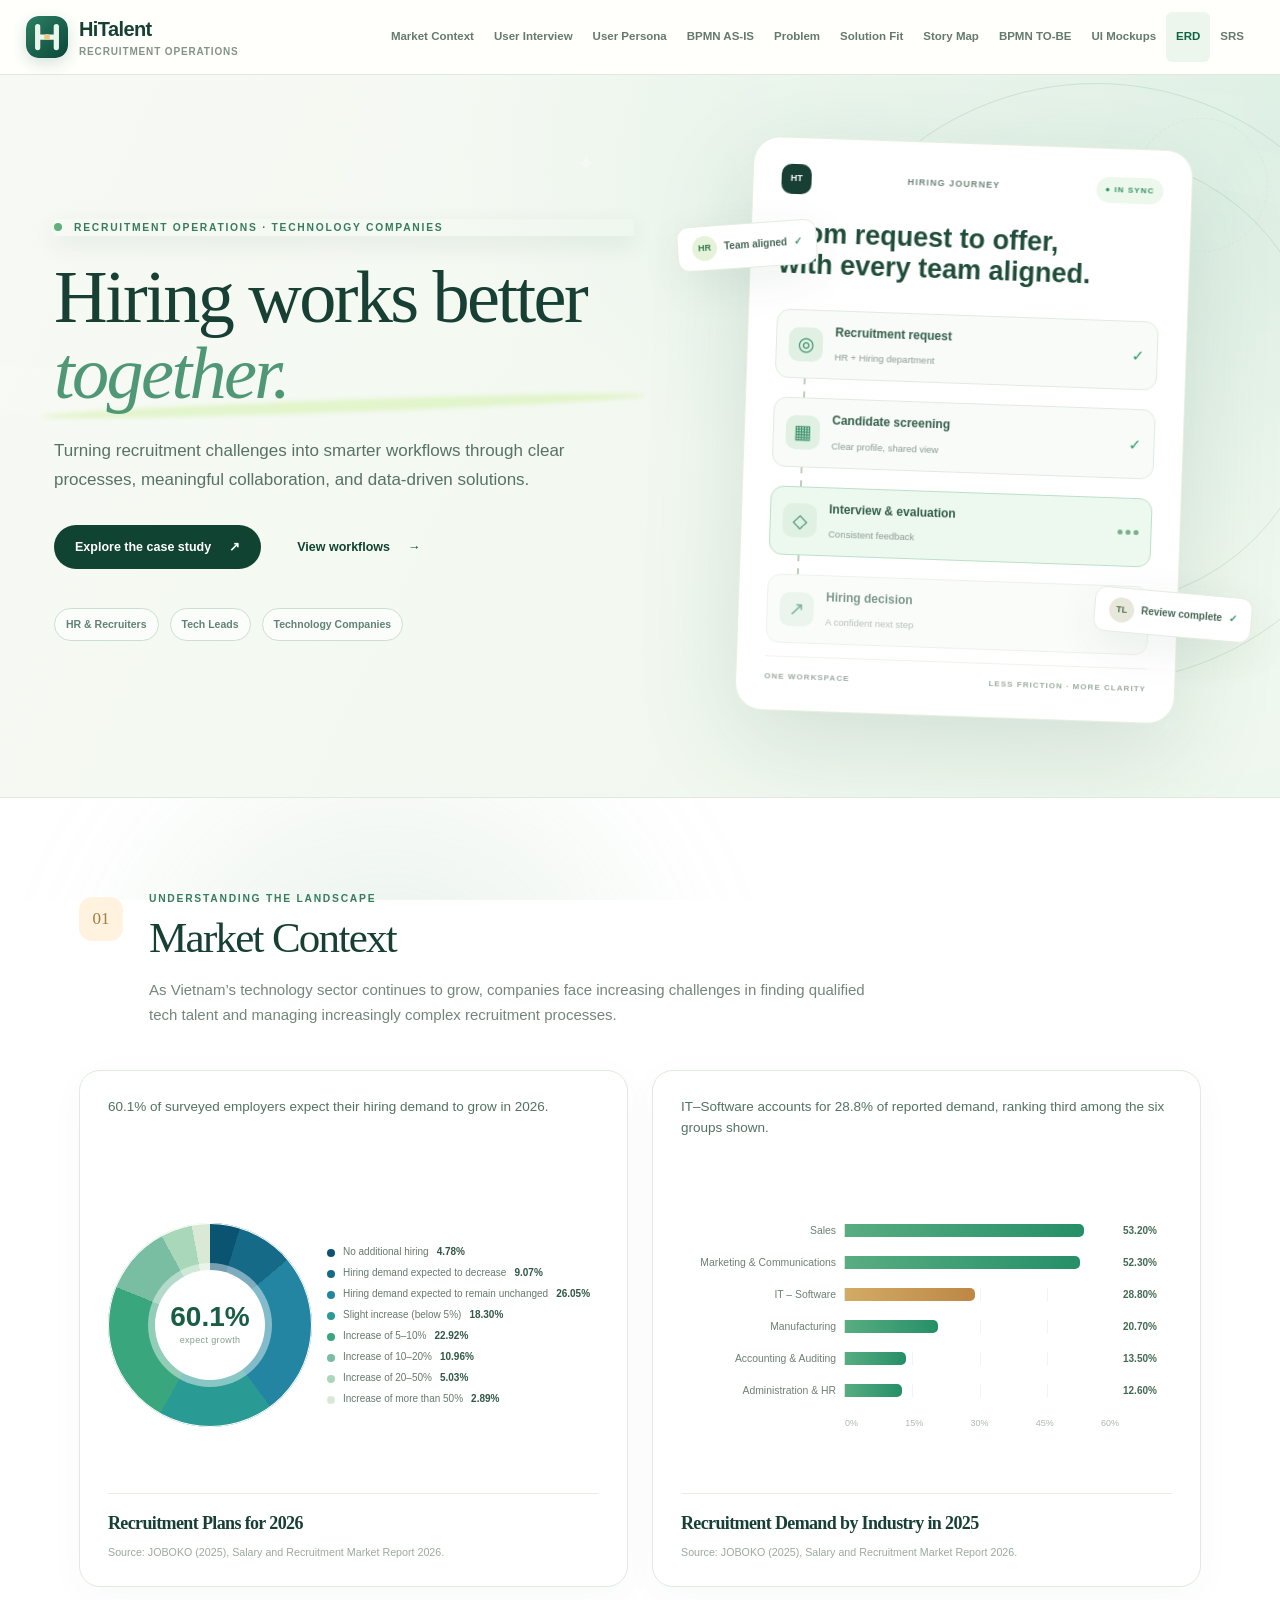
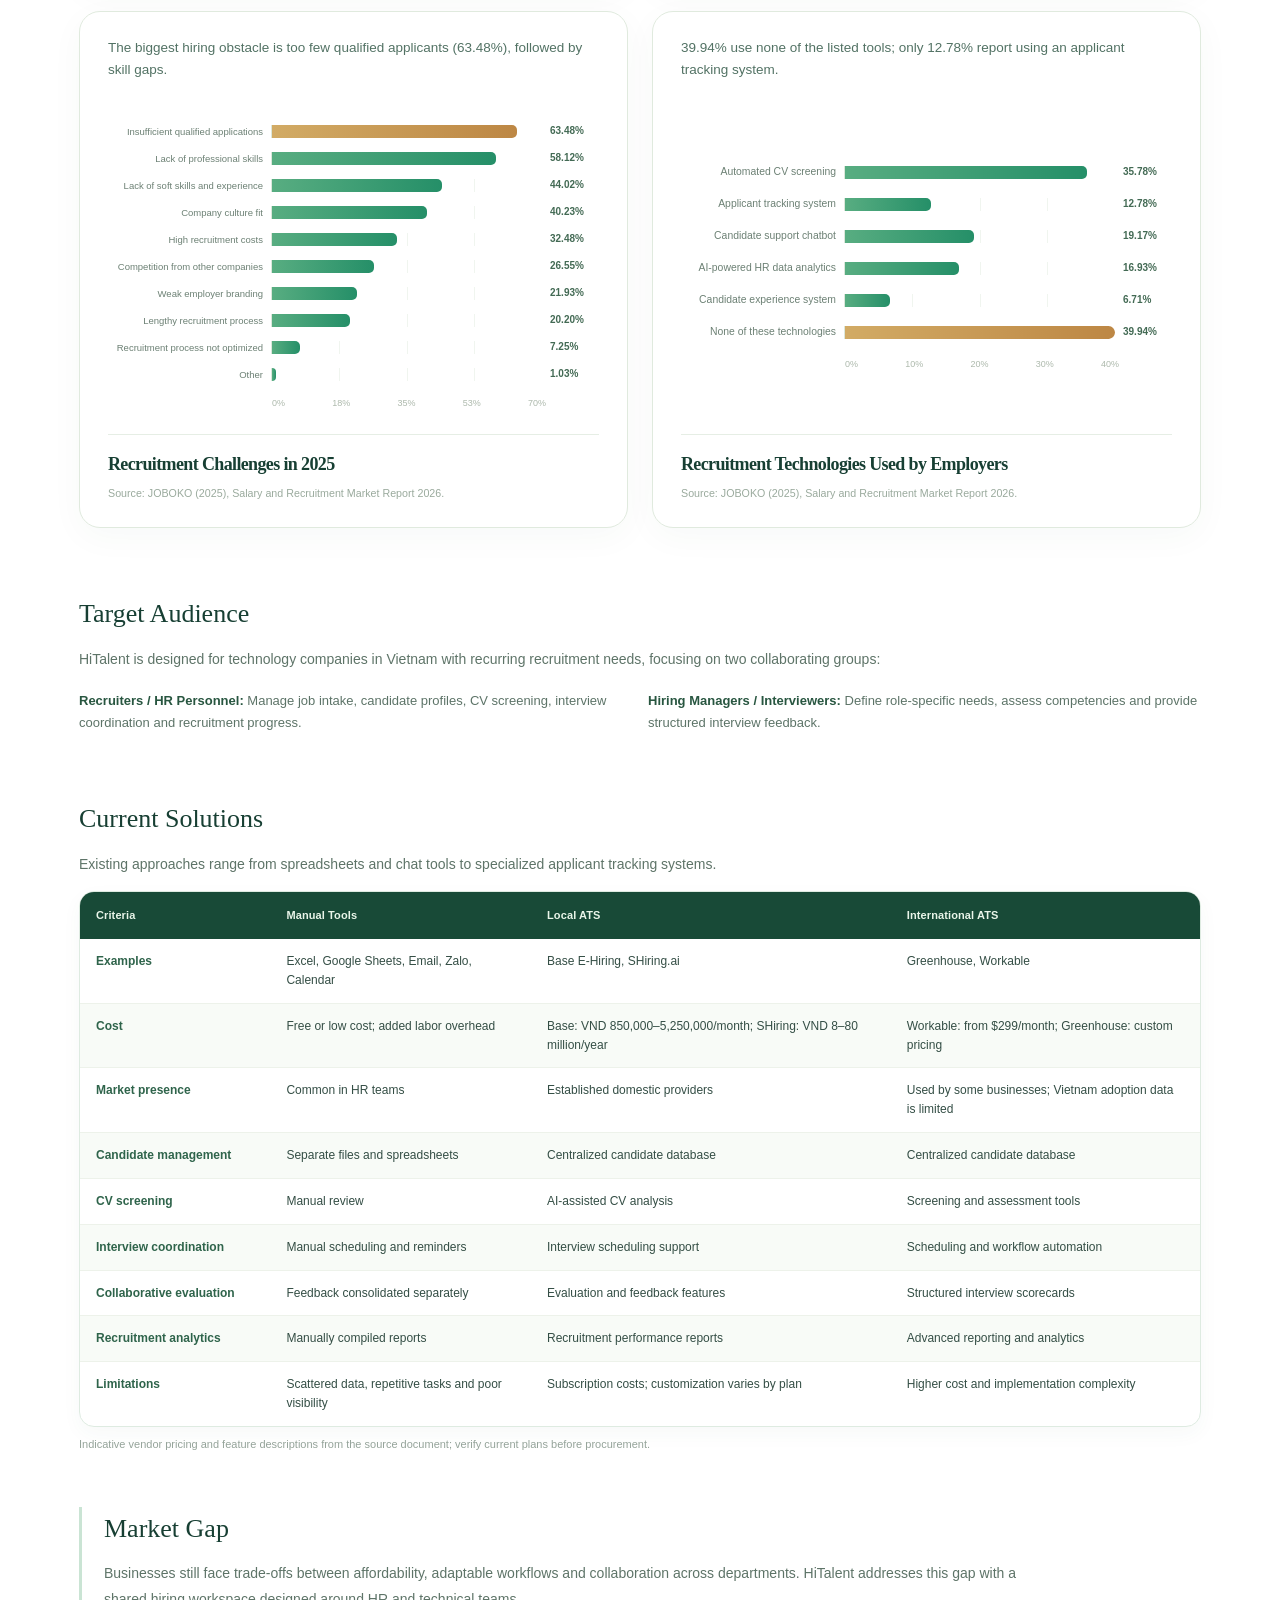
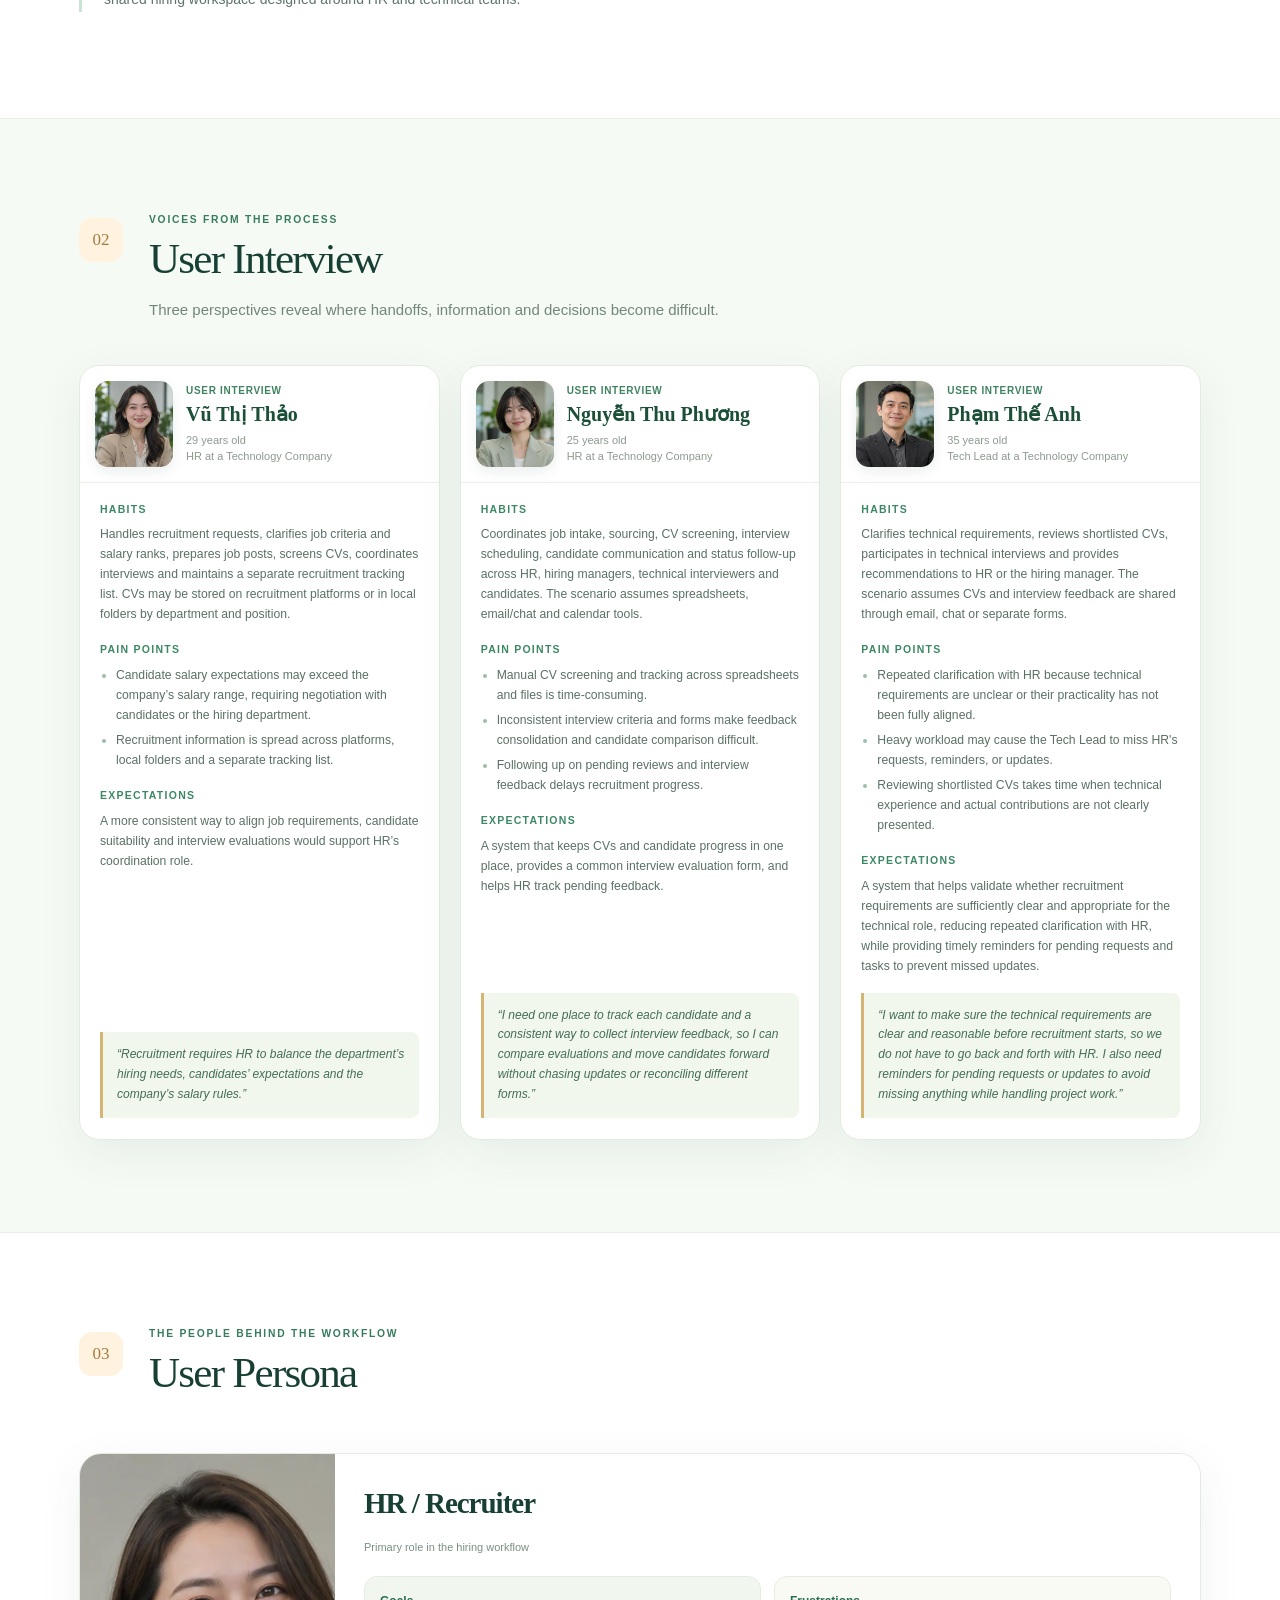
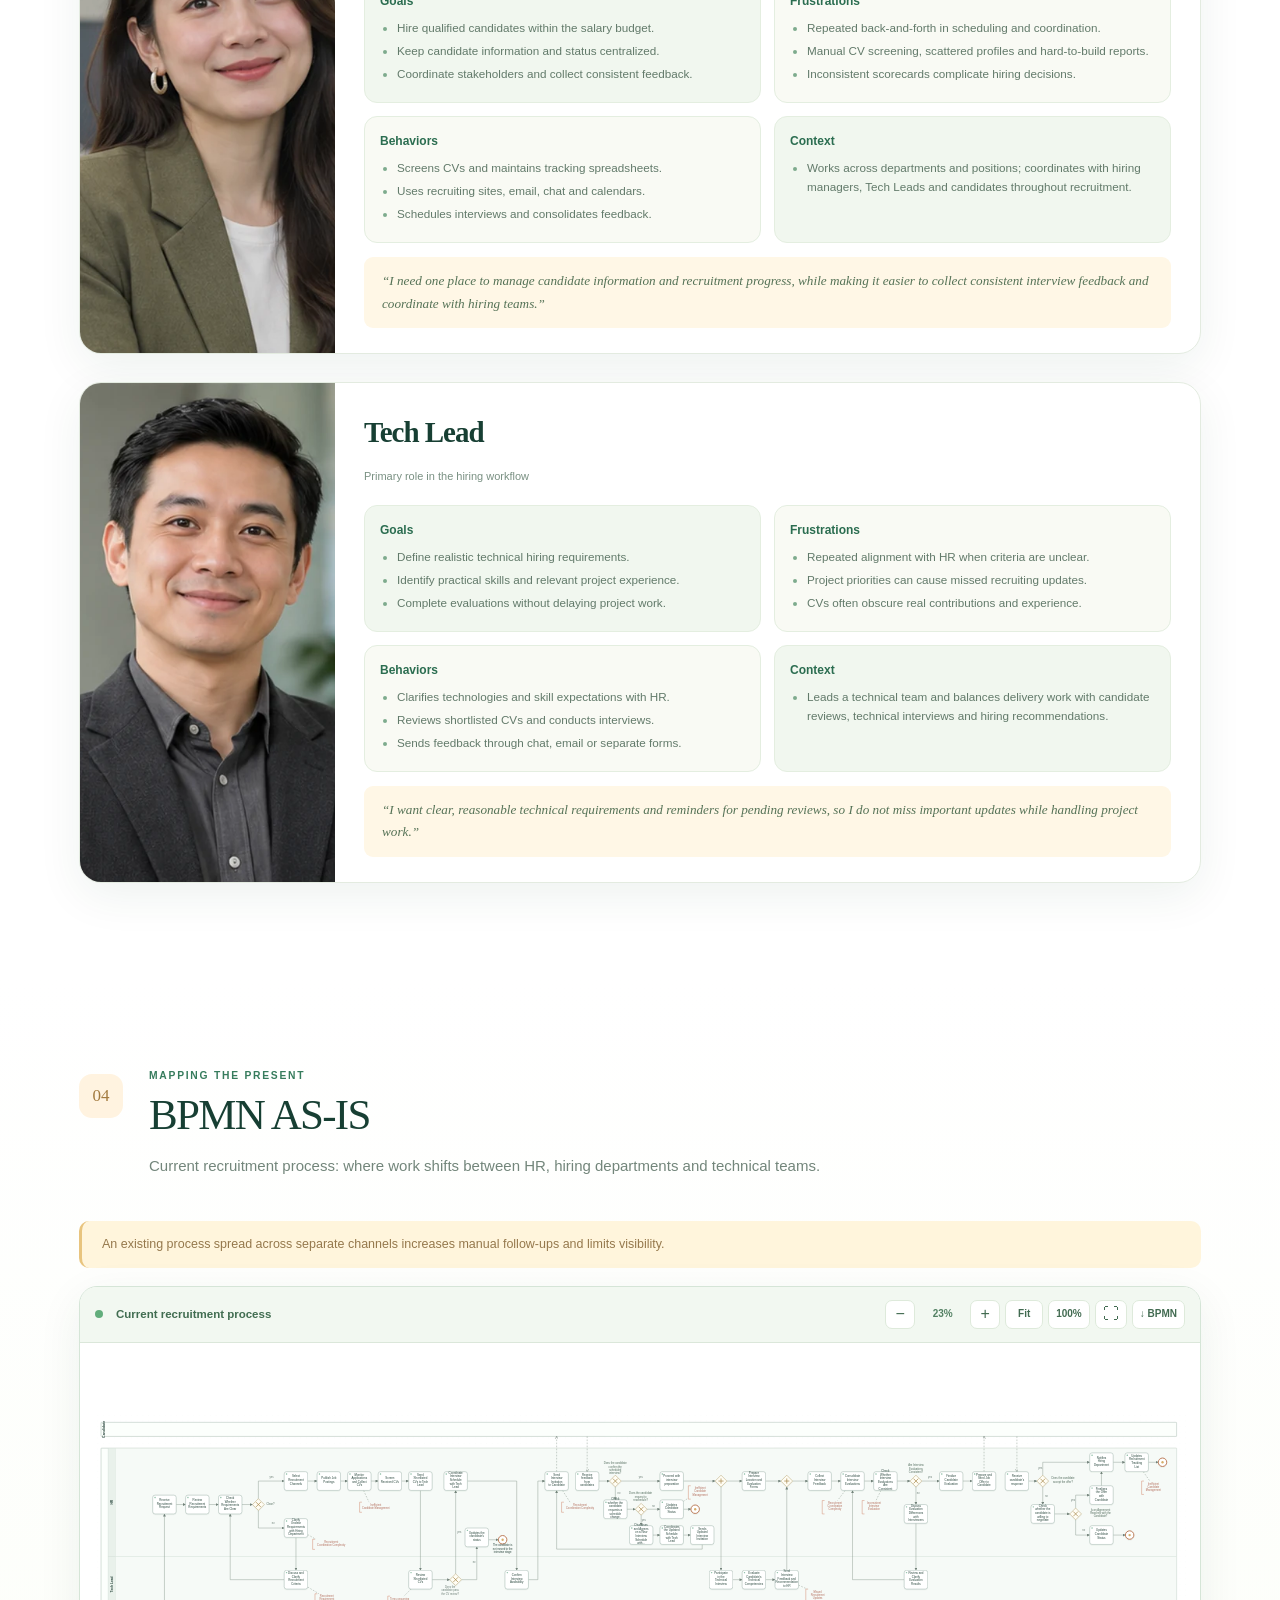
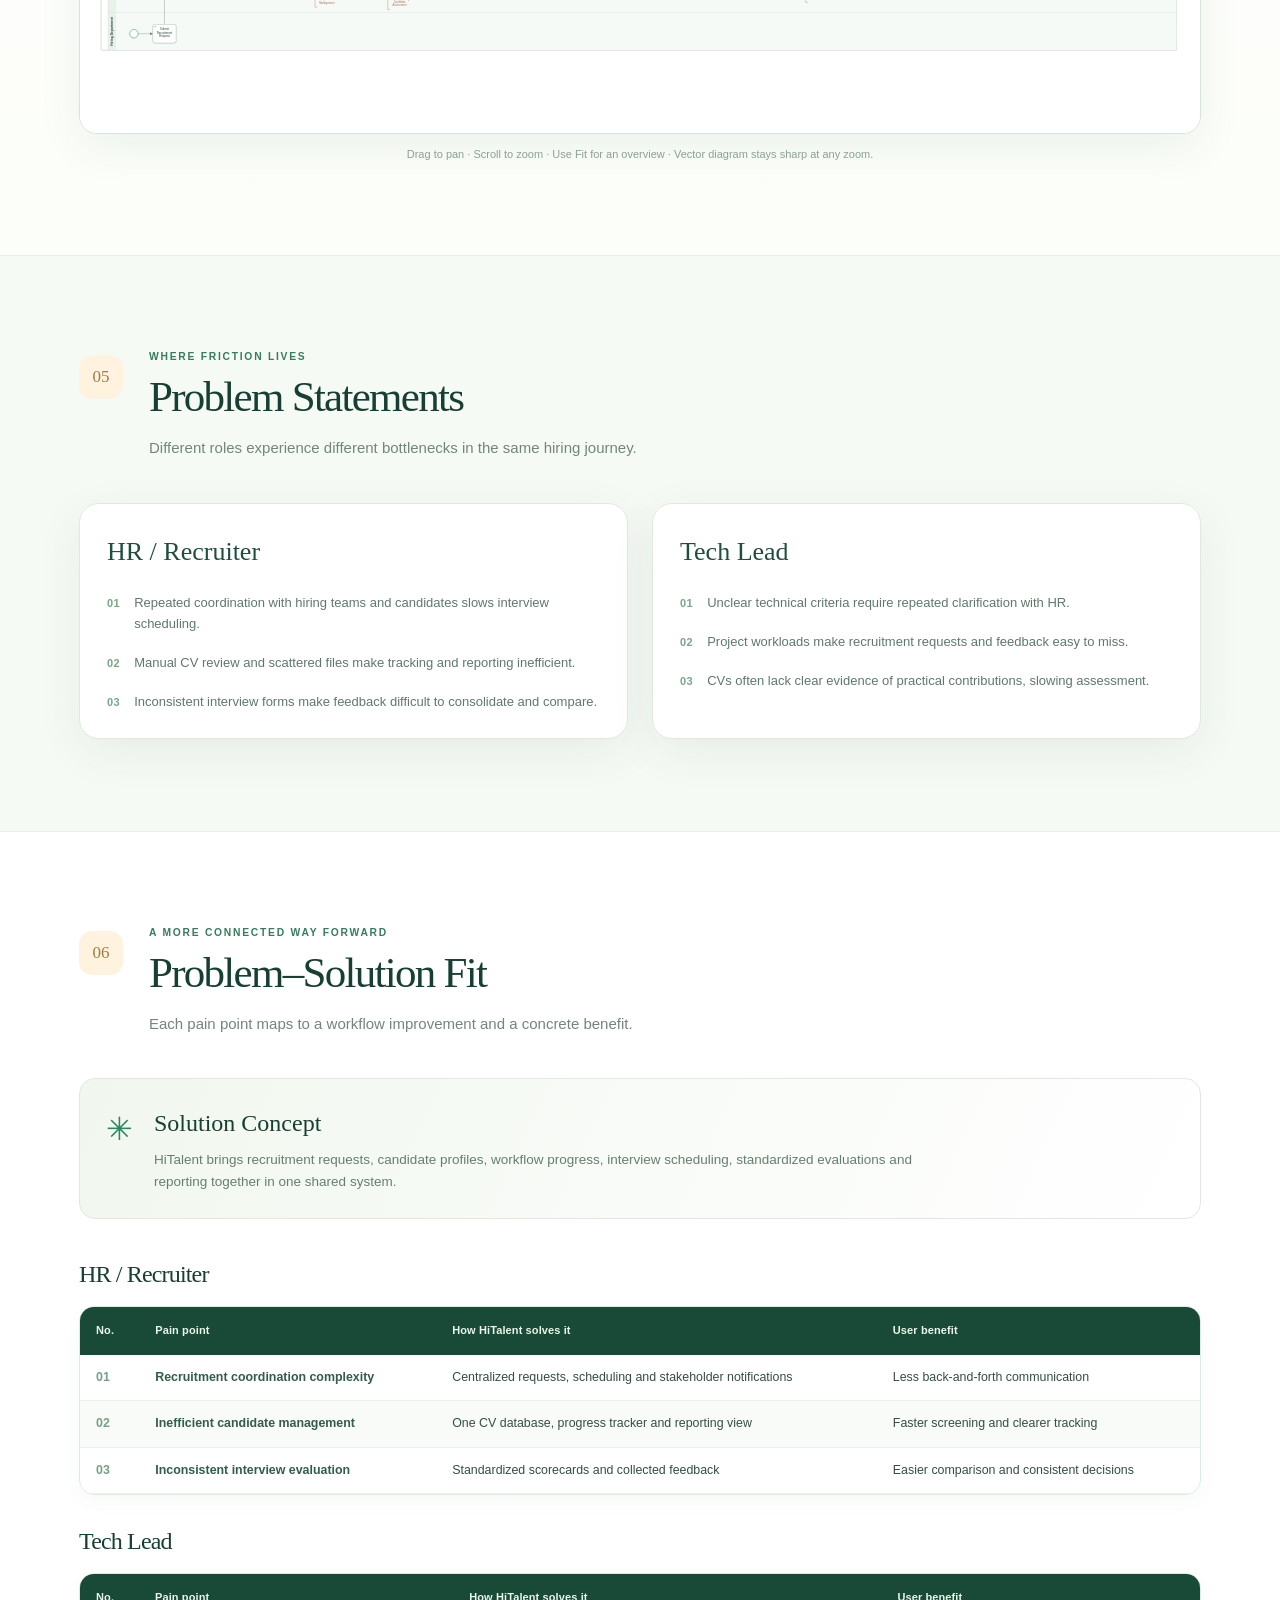
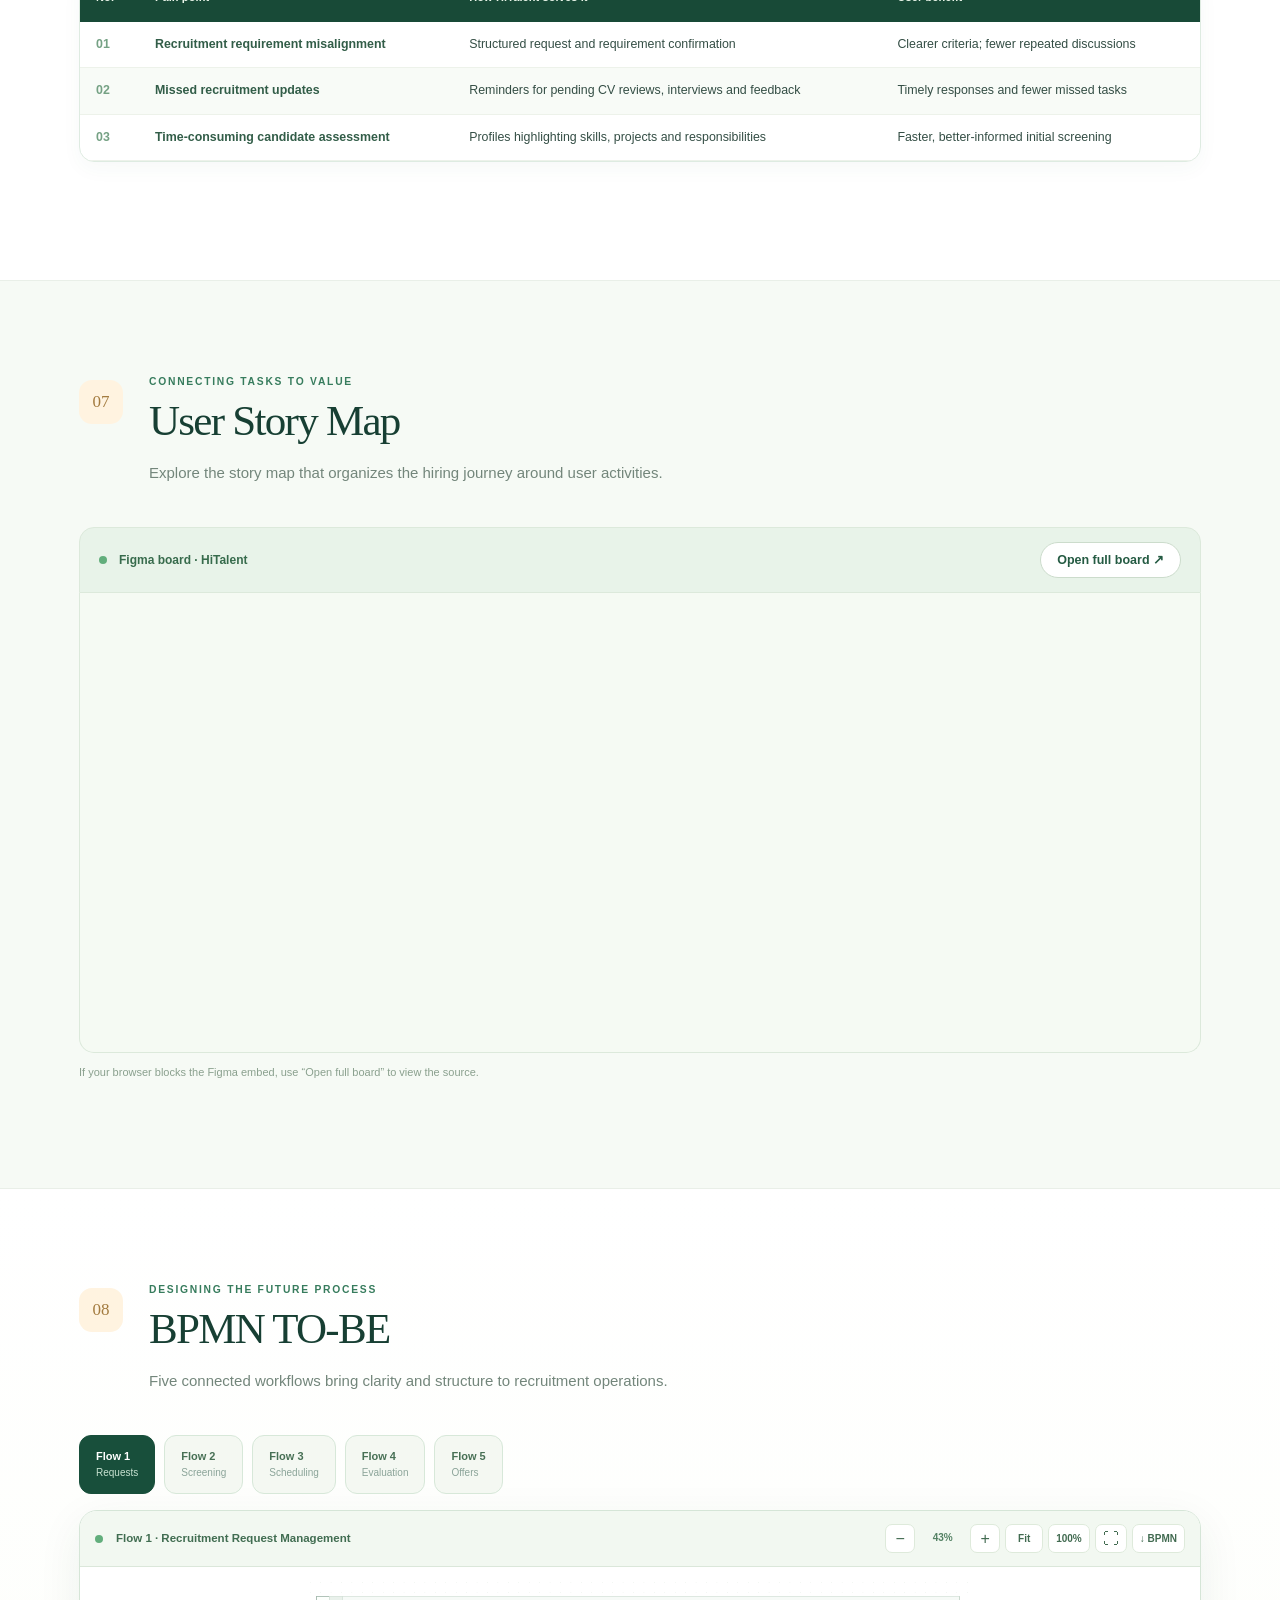
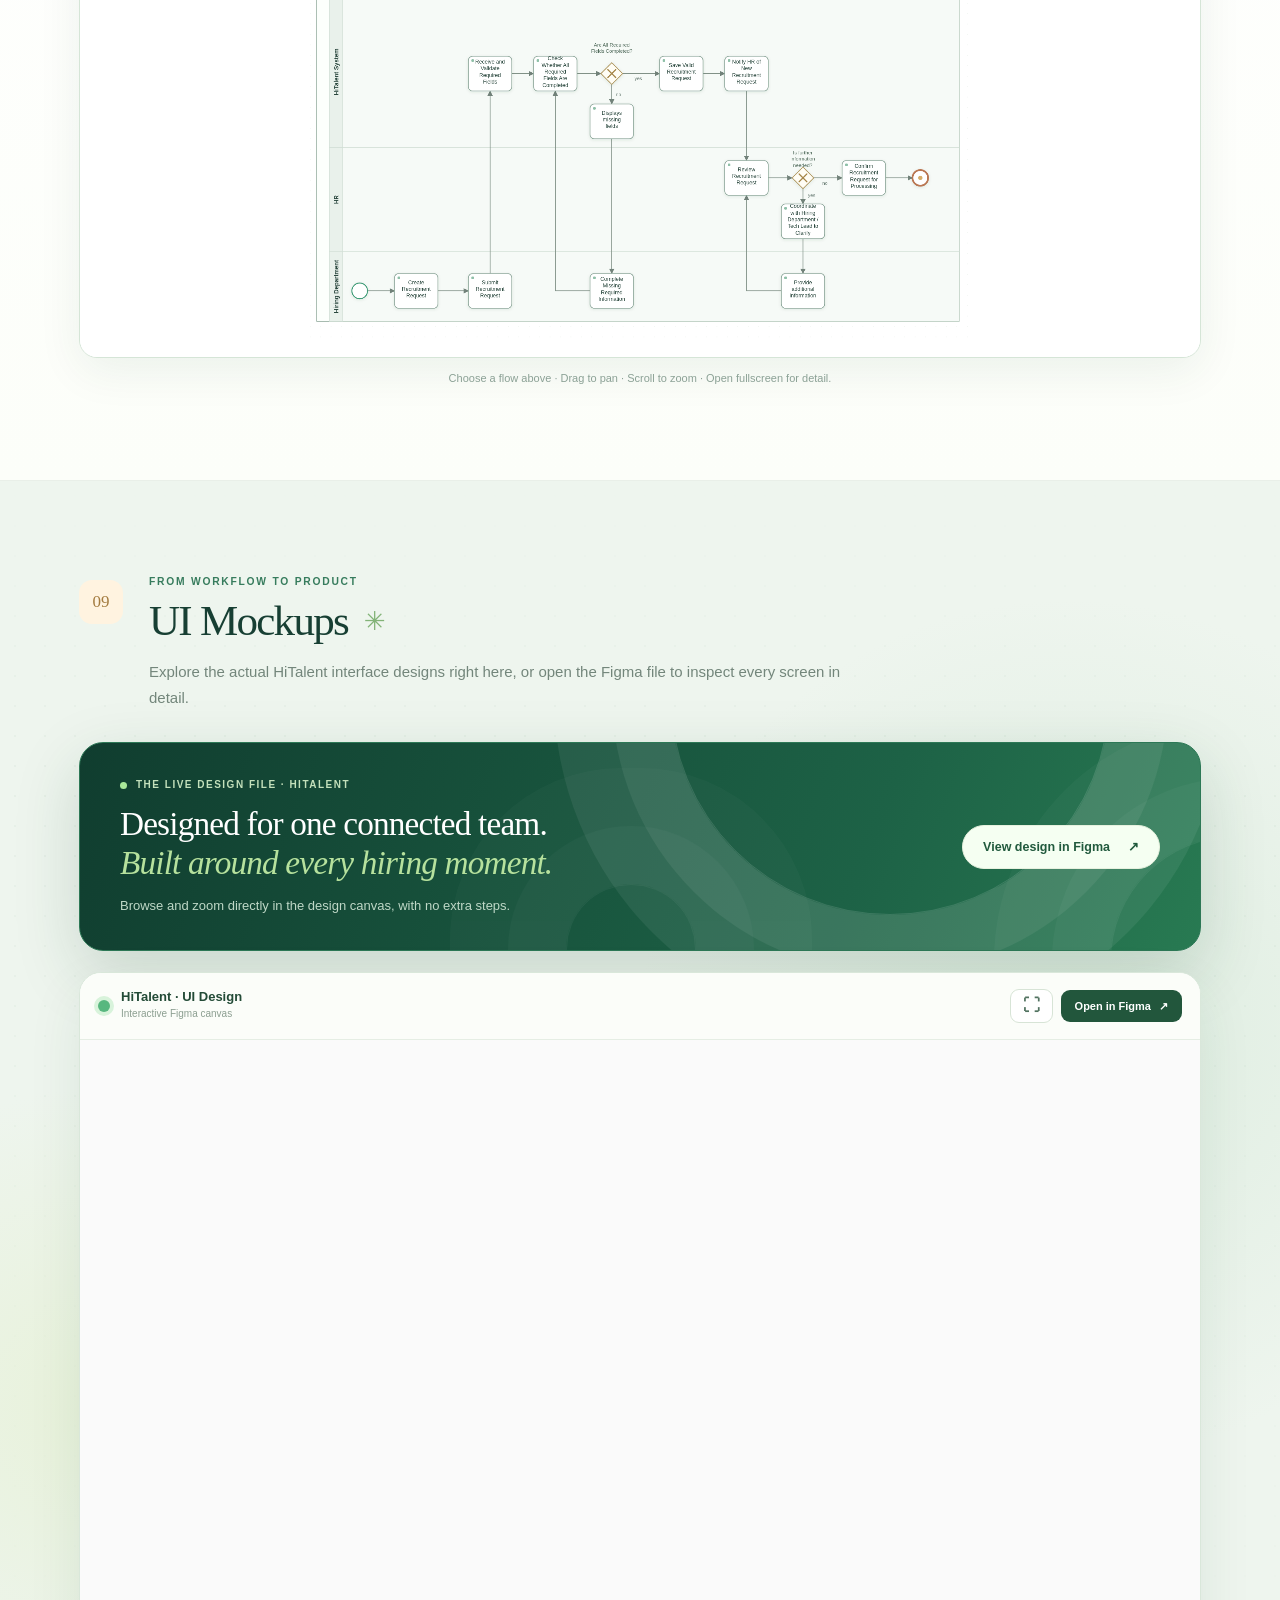
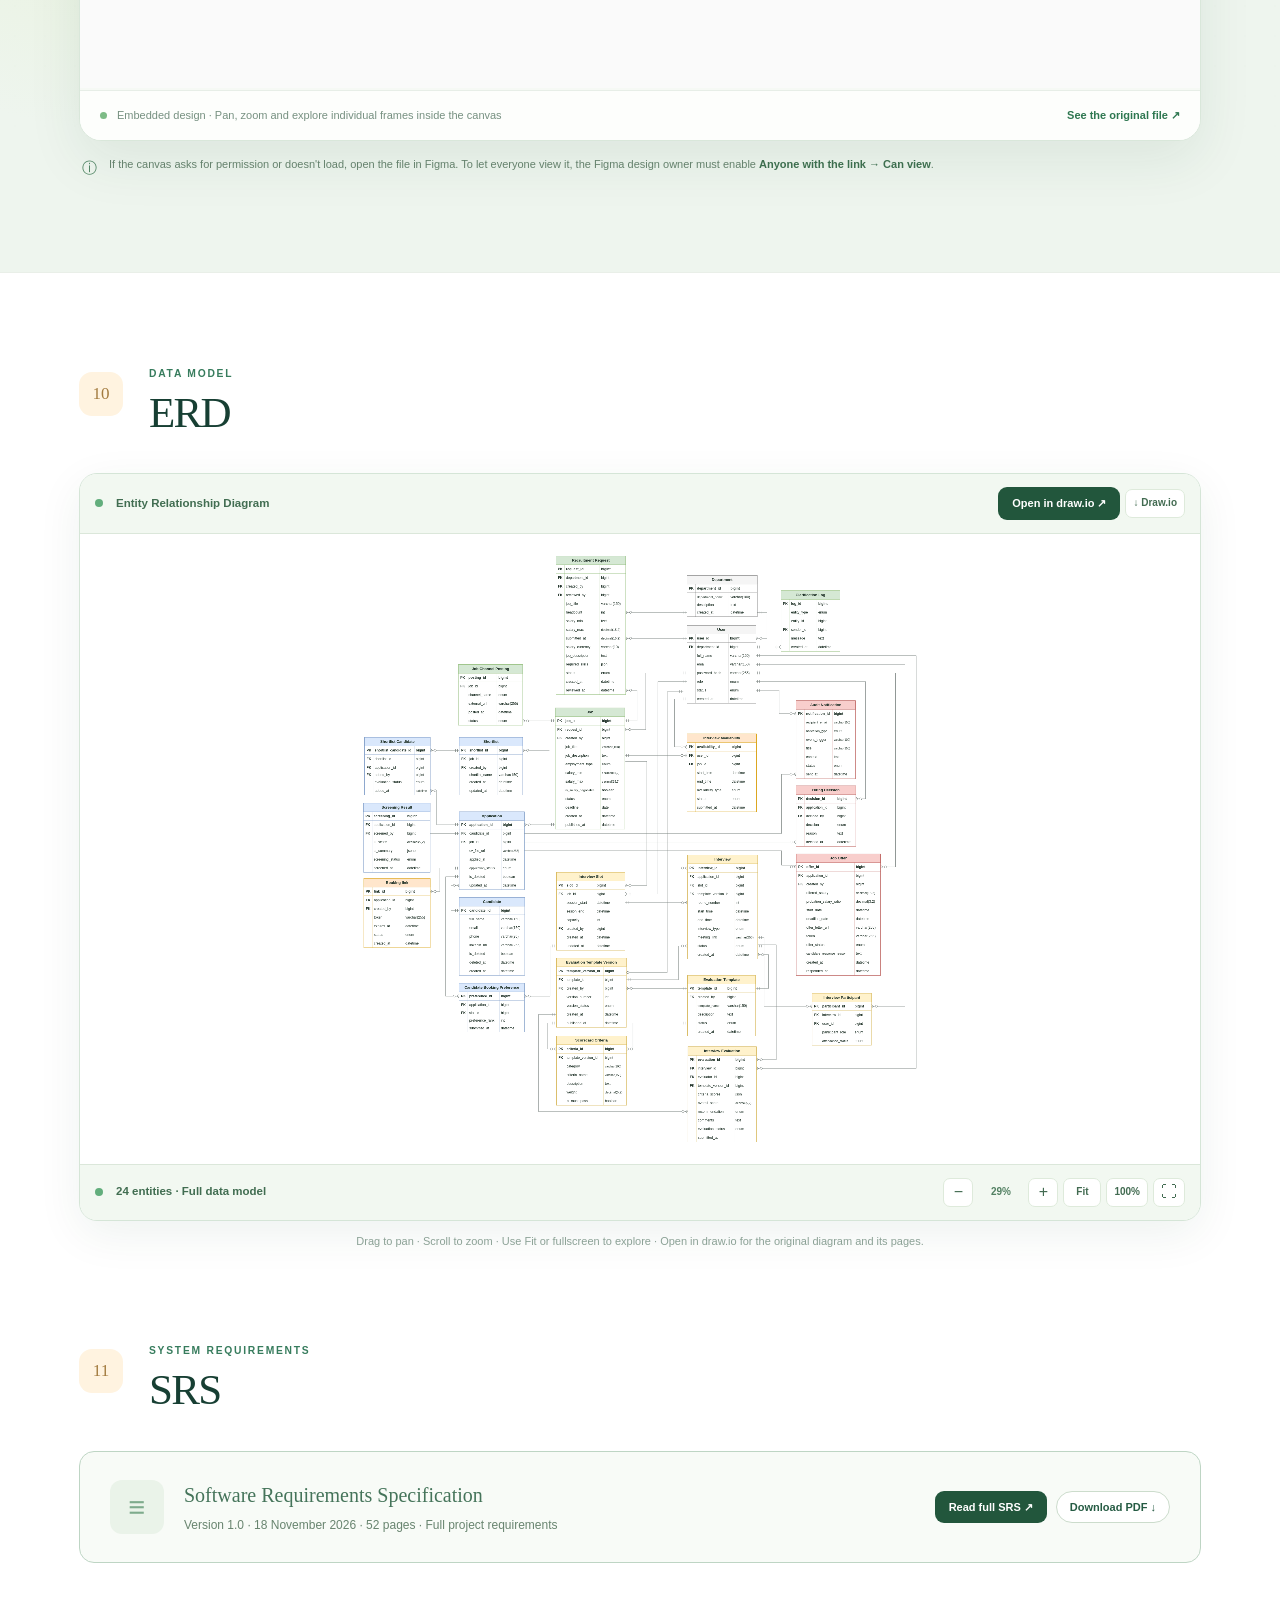
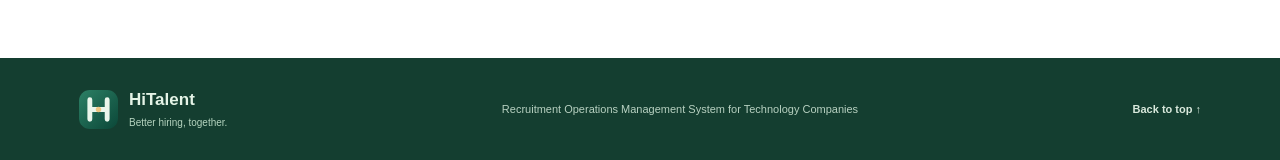
<file: index.html>
<!DOCTYPE html>
<html lang="en">
<head>
  <meta charset="UTF-8" />
  <meta name="viewport" content="width=device-width, initial-scale=1.0" />
  <meta name="description" content="HiTalent — recruitment operations management for technology companies. Explore market research, user interviews, personas, BPMN workflows, UI mockups, ERD and the full SRS." />
  <meta name="theme-color" content="#144b3b" />
  <link rel="icon" href="logo.svg" type="image/svg+xml" />
  <link rel="stylesheet" href="styles.css" />
  <title>HiTalent — Recruitment Operations Management</title>
</head>
<body>
<a class="skip-link" href="#context">Skip to content</a>
<header class="site-header" id="top">
  <div class="nav-wrap">
    <a href="#top" class="brand" aria-label="HiTalent, back to top"><img src="logo.svg" alt="" /><span>HiTalent<small>Recruitment Operations</small></span></a>
    <button class="mobile-menu-toggle" type="button" aria-label="Toggle menu" aria-expanded="false" aria-controls="site-nav">☰</button>
    <nav class="site-nav" id="site-nav" aria-label="Page sections">
      <a href="#context">Market Context</a><a href="#interviews">User Interview</a><a href="#personas">User Persona</a><a href="#as-is">BPMN AS-IS</a><a href="#problem">Problem</a><a href="#solution">Solution Fit</a><a href="#storymap">Story Map</a><a href="#to-be">BPMN TO-BE</a><a href="#mockups">UI Mockups</a><a href="#erd">ERD</a><a href="#srs">SRS</a>
    </nav>
  </div>
</header>
<div class="reading-progress" aria-hidden="true"><span id="reading-progress-bar"></span></div>
<main>
  <section class="hero" aria-labelledby="hero-title">
    <div class="hero-ambient" aria-hidden="true"><span class="ambient-ring ring-one"></span><span class="ambient-ring ring-two"></span><span class="ambient-glow glow-one"></span><span class="ambient-glow glow-two"></span><span class="ambient-star star-one">✦</span><span class="ambient-star star-two">✳</span></div>
    <div class="hero-container">
      <div class="hero-copy">
        <p class="eyebrow"><span class="status-dot"></span> RECRUITMENT OPERATIONS · TECHNOLOGY COMPANIES</p>
        <h1 id="hero-title">Hiring works better <em>together.</em></h1>
        <p class="hero-summary">Turning recruitment challenges into smarter workflows through clear processes, meaningful collaboration, and data-driven solutions.</p>
        <div class="hero-actions"><a class="btn btn-primary" href="#context">Explore the case study <span>↗</span></a><a class="btn btn-ghost" href="#as-is">View workflows <span>→</span></a></div>
        <div class="hero-meta"><span>HR & Recruiters</span><span>Tech Leads</span><span>Technology Companies</span></div>
      </div>
      <div class="hero-visual" aria-label="Recruitment journey overview">
        <div class="hero-deco hero-deco-one"></div><div class="hero-deco hero-deco-two"></div>
        <div class="journey-panel">
          <div class="journey-top"><span class="mini-mark">HT</span><span>HIRING JOURNEY</span><span class="live-pill">● IN SYNC</span></div>
          <h3>From request to offer,<br />with every team aligned.</h3>
          <div class="journey-flow">
            <div class="journey-step"><span class="journey-icon">◎</span><div><b>Recruitment request</b><small>HR + Hiring department</small></div><span class="checkmark">✓</span></div>
            <div class="journey-connector"></div>
            <div class="journey-step"><span class="journey-icon">▦</span><div><b>Candidate screening</b><small>Clear profile, shared view</small></div><span class="checkmark">✓</span></div>
            <div class="journey-connector"></div>
            <div class="journey-step active"><span class="journey-icon">◇</span><div><b>Interview & evaluation</b><small>Consistent feedback</small></div><span class="progress-bubbles"><i></i><i></i><i></i></span></div>
            <div class="journey-connector"></div>
            <div class="journey-step muted"><span class="journey-icon">↗</span><div><b>Hiring decision</b><small>A confident next step</small></div></div>
          </div>
          <div class="journey-bottom"><span>ONE WORKSPACE</span><span>LESS FRICTION · MORE CLARITY</span></div>
        </div>
        <div class="float-chip float-chip-hr"><span class="chip-avatar">HR</span> Team aligned <b>✓</b></div>
        <div class="float-chip float-chip-tech"><span class="chip-avatar chip-dark">TL</span> Review complete <b>✓</b></div>
      </div>
    </div>
  </section>

  <section class="section" id="context">
    <div class="container">
      <div class="section-intro"><span class="section-index">01</span><div><p class="kicker">UNDERSTANDING THE LANDSCAPE</p><h2>Market Context</h2><p class="section-lead">As Vietnam’s technology sector continues to grow, companies face increasing challenges in finding qualified tech talent and managing increasingly complex recruitment processes.</p></div></div>
      <div class="chart-grid">
        <article class="chart-card"><p class="chart-intro">60.1% of surveyed employers expect their hiring demand to grow in 2026.</p><div class="chart-visual" id="chart-recruitment-plans"></div><h3 class="chart-title">Recruitment Plans for 2026</h3><p class="chart-source">Source: JOBOKO (2025), <cite>Salary and Recruitment Market Report 2026</cite>.</p></article>
        <article class="chart-card"><p class="chart-intro">IT–Software accounts for 28.8% of reported demand, ranking third among the six groups shown.</p><div class="chart-visual" id="chart-industries"></div><h3 class="chart-title">Recruitment Demand by Industry in 2025</h3><p class="chart-source">Source: JOBOKO (2025), <cite>Salary and Recruitment Market Report 2026</cite>.</p></article>
        <article class="chart-card"><p class="chart-intro">The biggest hiring obstacle is too few qualified applicants (63.48%), followed by skill gaps.</p><div class="chart-visual" id="chart-challenges"></div><h3 class="chart-title">Recruitment Challenges in 2025</h3><p class="chart-source">Source: JOBOKO (2025), <cite>Salary and Recruitment Market Report 2026</cite>.</p></article>
        <article class="chart-card"><p class="chart-intro">39.94% use none of the listed tools; only 12.78% report using an applicant tracking system.</p><div class="chart-visual" id="chart-technologies"></div><h3 class="chart-title">Recruitment Technologies Used by Employers</h3><p class="chart-source">Source: JOBOKO (2025), <cite>Salary and Recruitment Market Report 2026</cite>.</p></article>
      </div>
      <div class="text-block" id="target-audience"><div class="minor-heading"><h3>Target Audience</h3></div><p>HiTalent is designed for technology companies in Vietnam with recurring recruitment needs, focusing on two collaborating groups:</p><div class="role-lines"><div><p><b>Recruiters / HR Personnel:</b> Manage job intake, candidate profiles, CV screening, interview coordination and recruitment progress.</p></div><div><p><b>Hiring Managers / Interviewers:</b> Define role-specific needs, assess competencies and provide structured interview feedback.</p></div></div></div>
      <div class="text-block solutions-block" id="current-solutions"><div class="minor-heading"><h3>Current Solutions</h3></div><p>Existing approaches range from spreadsheets and chat tools to specialized applicant tracking systems.</p><div class="comparison-scroll"><table class="comparison-table"><thead><tr><th>Criteria</th><th>Manual Tools</th><th>Local ATS</th><th>International ATS</th></tr></thead><tbody>
        <tr><th>Examples</th><td>Excel, Google Sheets, Email, Zalo, Calendar</td><td>Base E-Hiring, SHiring.ai</td><td>Greenhouse, Workable</td></tr>
        <tr><th>Cost</th><td>Free or low cost; added labor overhead</td><td>Base: VND 850,000–5,250,000/month; SHiring: VND 8–80 million/year</td><td>Workable: from $299/month; Greenhouse: custom pricing</td></tr>
        <tr><th>Market presence</th><td>Common in HR teams</td><td>Established domestic providers</td><td>Used by some businesses; Vietnam adoption data is limited</td></tr>
        <tr><th>Candidate management</th><td>Separate files and spreadsheets</td><td>Centralized candidate database</td><td>Centralized candidate database</td></tr>
        <tr><th>CV screening</th><td>Manual review</td><td>AI-assisted CV analysis</td><td>Screening and assessment tools</td></tr>
        <tr><th>Interview coordination</th><td>Manual scheduling and reminders</td><td>Interview scheduling support</td><td>Scheduling and workflow automation</td></tr>
        <tr><th>Collaborative evaluation</th><td>Feedback consolidated separately</td><td>Evaluation and feedback features</td><td>Structured interview scorecards</td></tr>
        <tr><th>Recruitment analytics</th><td>Manually compiled reports</td><td>Recruitment performance reports</td><td>Advanced reporting and analytics</td></tr>
        <tr><th>Limitations</th><td>Scattered data, repetitive tasks and poor visibility</td><td>Subscription costs; customization varies by plan</td><td>Higher cost and implementation complexity</td></tr>
      </tbody></table></div><p class="table-note">Indicative vendor pricing and feature descriptions from the source document; verify current plans before procurement.</p></div>
      <div class="text-block gap-block" id="market-gap"><div class="minor-heading"><h3>Market Gap</h3></div><p>Businesses still face trade-offs between affordability, adaptable workflows and collaboration across departments. HiTalent addresses this gap with a shared hiring workspace designed around HR and technical teams.</p></div>
    </div>
  </section>

  <section class="section muted-section" id="interviews">
    <div class="container"><div class="section-intro"><span class="section-index">02</span><div><p class="kicker">VOICES FROM THE PROCESS</p><h2>User Interview</h2><p class="section-lead">Three perspectives reveal where handoffs, information and decisions become difficult.</p></div></div><div class="interview-grid" id="interview-grid"></div></div>
  </section>

  <section class="section" id="personas">
    <div class="container"><div class="section-intro"><span class="section-index">03</span><div><p class="kicker">THE PEOPLE BEHIND THE WORKFLOW</p><h2>User Persona</h2></div></div><div class="persona-list" id="persona-list"></div></div>
  </section>

  <section class="section diagram-section" id="as-is"><div class="container"><div class="section-intro"><span class="section-index">04</span><div><p class="kicker">MAPPING THE PRESENT</p><h2>BPMN AS-IS</h2><p class="section-lead">Current recruitment process: where work shifts between HR, hiring departments and technical teams.</p></div></div>
    <div class="diagram-insight">An existing process spread across separate channels increases manual follow-ups and limits visibility.</div>
    <div class="bpmn-panel" id="as-is-viewer" data-diagram="as-is"><div class="bpmn-toolbar"><div class="diagram-title"><span class="status-dot"></span><span id="as-is-title">Current recruitment process</span></div><div class="diagram-tools"><button type="button" data-action="zoom-out" title="Zoom out" aria-label="Zoom out">−</button><span class="zoom-label" aria-live="polite">Fit</span><button type="button" data-action="zoom-in" title="Zoom in" aria-label="Zoom in">+</button><button type="button" data-action="fit" class="small-text">Fit</button><button type="button" data-action="reset" class="small-text">100%</button><button type="button" data-action="fullscreen" title="Fullscreen" aria-label="Fullscreen">⛶</button><a class="download-bpmn" href="as-is.bpmn" data-local-asset="as-is.bpmn" download="as-is.bpmn" title="Download source BPMN">↓ BPMN</a></div></div><div class="bpmn-viewport" tabindex="0" aria-label="Interactive AS-IS BPMN diagram; zoom with wheel and pan by dragging"><div class="bpmn-canvas"><img src="as-is.svg" width="4650" height="1055" alt="Vector diagram of the current recruitment process" draggable="false" /></div></div></div>
    <p class="diagram-hint">Drag to pan · Scroll to zoom · Use Fit for an overview · Vector diagram stays sharp at any zoom.</p>
  </div></section>

  <section class="section muted-section" id="problem"><div class="container"><div class="section-intro"><span class="section-index">05</span><div><p class="kicker">WHERE FRICTION LIVES</p><h2>Problem Statements</h2><p class="section-lead">Different roles experience different bottlenecks in the same hiring journey.</p></div></div><div class="problem-grid"><article class="problem-role"><div class="problem-role-heading"><div><h3>HR / Recruiter</h3></div></div><ol><li>Repeated coordination with hiring teams and candidates slows interview scheduling.</li><li>Manual CV review and scattered files make tracking and reporting inefficient.</li><li>Inconsistent interview forms make feedback difficult to consolidate and compare.</li></ol></article><article class="problem-role"><div class="problem-role-heading"><div><h3>Tech Lead</h3></div></div><ol><li>Unclear technical criteria require repeated clarification with HR.</li><li>Project workloads make recruitment requests and feedback easy to miss.</li><li>CVs often lack clear evidence of practical contributions, slowing assessment.</li></ol></article></div></div></section>

  <section class="section" id="solution"><div class="container"><div class="section-intro"><span class="section-index">06</span><div><p class="kicker">A MORE CONNECTED WAY FORWARD</p><h2>Problem–Solution Fit</h2><p class="section-lead">Each pain point maps to a workflow improvement and a concrete benefit.</p></div></div><div class="solution-concept"><div class="solution-symbol">✳</div><div><h3>Solution Concept</h3><p>HiTalent brings recruitment requests, candidate profiles, workflow progress, interview scheduling, standardized evaluations and reporting together in one shared system.</p></div></div><div class="fit-section"><div class="fit-heading"><h3>HR / Recruiter</h3></div><div class="comparison-scroll"><table class="fit-table"><thead><tr><th>No.</th><th>Pain point</th><th>How HiTalent solves it</th><th>User benefit</th></tr></thead><tbody><tr><td>01</td><td>Recruitment coordination complexity</td><td>Centralized requests, scheduling and stakeholder notifications</td><td>Less back-and-forth communication</td></tr><tr><td>02</td><td>Inefficient candidate management</td><td>One CV database, progress tracker and reporting view</td><td>Faster screening and clearer tracking</td></tr><tr><td>03</td><td>Inconsistent interview evaluation</td><td>Standardized scorecards and collected feedback</td><td>Easier comparison and consistent decisions</td></tr></tbody></table></div></div><div class="fit-section"><div class="fit-heading"><h3>Tech Lead</h3></div><div class="comparison-scroll"><table class="fit-table"><thead><tr><th>No.</th><th>Pain point</th><th>How HiTalent solves it</th><th>User benefit</th></tr></thead><tbody><tr><td>01</td><td>Recruitment requirement misalignment</td><td>Structured request and requirement confirmation</td><td>Clearer criteria; fewer repeated discussions</td></tr><tr><td>02</td><td>Missed recruitment updates</td><td>Reminders for pending CV reviews, interviews and feedback</td><td>Timely responses and fewer missed tasks</td></tr><tr><td>03</td><td>Time-consuming candidate assessment</td><td>Profiles highlighting skills, projects and responsibilities</td><td>Faster, better-informed initial screening</td></tr></tbody></table></div></div></div></section>

  <section class="section muted-section" id="storymap"><div class="container"><div class="section-intro"><span class="section-index">07</span><div><p class="kicker">CONNECTING TASKS TO VALUE</p><h2>User Story Map</h2><p class="section-lead">Explore the story map that organizes the hiring journey around user activities.</p></div></div><div class="embed-header"><span><span class="status-dot"></span> Figma board · HiTalent</span><a class="btn btn-small" href="https://www.figma.com/board/FUXE61RKKjLenl3fjeolnH/Untitled?node-id=0-1&amp;p=f&amp;t=JN56tnjZ9vmevhHY-0" target="_blank" rel="noopener noreferrer">Open full board ↗</a></div><div class="story-embed"><iframe title="HiTalent user story map in Figma" loading="lazy" referrerpolicy="no-referrer-when-downgrade" src="https://www.figma.com/embed?embed_host=share&amp;url=https%3A%2F%2Fwww.figma.com%2Fboard%2FFUXE61RKKjLenl3fjeolnH%2FUntitled%3Fnode-id%3D0-1"></iframe></div><p class="embed-note">If your browser blocks the Figma embed, use “Open full board” to view the source.</p></div></section>

  <section class="section diagram-section" id="to-be"><div class="container"><div class="section-intro"><span class="section-index">08</span><div><p class="kicker">DESIGNING THE FUTURE PROCESS</p><h2>BPMN TO-BE</h2><p class="section-lead">Five connected workflows bring clarity and structure to recruitment operations.</p></div></div><div class="flow-tabs" id="flow-tabs" role="tablist" aria-label="Choose a BPMN TO-BE flow"><button type="button" role="tab" data-flow="1" aria-selected="true" class="selected">Flow 1 <span>Requests</span></button><button type="button" role="tab" data-flow="2" aria-selected="false">Flow 2 <span>Screening</span></button><button type="button" role="tab" data-flow="3" aria-selected="false">Flow 3 <span>Scheduling</span></button><button type="button" role="tab" data-flow="4" aria-selected="false">Flow 4 <span>Evaluation</span></button><button type="button" role="tab" data-flow="5" aria-selected="false">Flow 5 <span>Offers</span></button></div>
    <div class="bpmn-panel" id="to-be-viewer" data-diagram="to-be"><div class="bpmn-toolbar"><div class="diagram-title"><span class="status-dot"></span><span id="to-be-title">Flow 1 · Recruitment Request Management</span></div><div class="diagram-tools"><button type="button" data-action="zoom-out" title="Zoom out" aria-label="Zoom out">−</button><span class="zoom-label" aria-live="polite">Fit</span><button type="button" data-action="zoom-in" title="Zoom in" aria-label="Zoom in">+</button><button type="button" data-action="fit" class="small-text">Fit</button><button type="button" data-action="reset" class="small-text">100%</button><button type="button" data-action="fullscreen" title="Fullscreen" aria-label="Fullscreen">⛶</button><a class="download-bpmn" id="to-be-download" href="Flow 1 Recruitment management system.bpmn" data-local-asset="Flow 1 Recruitment management system.bpmn" download="Flow 1 Recruitment management system.bpmn" title="Download source BPMN">↓ BPMN</a></div></div><div class="bpmn-viewport" tabindex="0" aria-label="Interactive TO-BE BPMN diagram; zoom with wheel and pan by dragging"><div class="bpmn-canvas"><img src="flow-1.svg" width="1550" height="833" alt="Vector flow 1 BPMN diagram" draggable="false" /></div></div></div><p class="diagram-hint">Choose a flow above · Drag to pan · Scroll to zoom · Open fullscreen for detail.</p></div></section>

  <section class="section muted-section mockups-section" id="mockups" aria-labelledby="mockups-heading">
  <div class="mock-sheen" aria-hidden="true"></div>
  <div class="container">
    <div class="section-intro"><span class="section-index">09</span><div><p class="kicker">FROM WORKFLOW TO PRODUCT</p><h2 id="mockups-heading">UI Mockups <span class="heading-spark" aria-hidden="true">✳</span></h2><p class="section-lead">Explore the actual HiTalent interface designs right here, or open the Figma file to inspect every screen in detail.</p></div></div>

    <div class="figma-intro-banner">
      <div class="figma-banner-decor" aria-hidden="true"><i></i><i></i><i></i></div>
      <div class="figma-banner-copy"><p class="figma-banner-label"><span class="live-disc"></span> THE LIVE DESIGN FILE · HITALENT</p><h3>Designed for one connected team.<br /><em>Built around every hiring moment.</em></h3><p>Browse and zoom directly in the design canvas, with no extra steps.</p></div>
      <a class="btn figma-banner-button" href="https://www.figma.com/design/GIDKlTDY0KMWFflK2MbO4T/HiTalent" target="_blank" rel="noopener noreferrer">View design in Figma <span aria-hidden="true">↗</span></a>
    </div>

    <div class="figma-design-board" id="figma-design-board">
      <div class="figma-design-toolbar">
        <div class="figma-toolbar-title"><span class="figma-indicator" aria-hidden="true"></span><div><b>HiTalent · UI Design</b><small>Interactive Figma canvas</small></div></div>
        <div class="figma-toolbar-actions" role="group" aria-label="Figma viewer actions">
          <button type="button" class="figma-tool-icon" id="figma-expand" aria-label="Expand design viewer" title="Expand canvas">⛶</button>
          <a href="https://www.figma.com/design/GIDKlTDY0KMWFflK2MbO4T/HiTalent" target="_blank" rel="noopener noreferrer" class="figma-open-btn">Open in Figma <span aria-hidden="true">↗</span></a>
        </div>
      </div>
      <div class="figma-canvas-wrap">
        <iframe id="hitalent-figma-embed" title="HiTalent UI mockups — interactive Figma design" loading="lazy" allowfullscreen allow="fullscreen" referrerpolicy="strict-origin-when-cross-origin" src="https://embed.figma.com/design/GIDKlTDY0KMWFflK2MbO4T/HiTalent?embed-host=hitalent-portfolio&amp;viewport-controls=true&amp;page-selector=true&amp;theme=light">
        </iframe>
      </div>
      <div class="figma-board-footer"><span class="figma-caption"><span class="figma-caption-dot"></span> Embedded design · Pan, zoom and explore individual frames inside the canvas</span><a href="https://www.figma.com/design/GIDKlTDY0KMWFflK2MbO4T/HiTalent" target="_blank" rel="noopener noreferrer">See the original file ↗</a></div>
    </div>
    <div class="figma-sharing-note"><span aria-hidden="true">ⓘ</span><p>If the canvas asks for permission or doesn't load, open the file in Figma. To let everyone view it, the Figma design owner must enable <i>Anyone with the link → Can view</i>.</p></div>
  </div>
</section>


  <section class="section" id="erd"><div class="container"><div class="section-intro compact-section-intro"><span class="section-index">10</span><div><p class="kicker">DATA MODEL</p><h2>ERD</h2></div></div>
    <div class="bpmn-panel erd-panel" id="erd-viewer" data-diagram="erd">
      <div class="bpmn-toolbar"><div class="diagram-title"><span class="status-dot"></span><span>Entity Relationship Diagram</span></div><div class="diagram-tools"><a class="figma-open-btn" href="ERD.drawio.html" data-local-asset="ERD.drawio.html" target="_blank" rel="noopener noreferrer">Open in draw.io ↗</a><a class="download-bpmn" href="HiTalent_ERD.drawio" data-local-asset="HiTalent_ERD.drawio" download="HiTalent_ERD.drawio" title="Download editable draw.io source">↓ Draw.io</a></div></div>
      <div class="bpmn-viewport erd-viewport" tabindex="0" aria-label="Interactive ERD preview; zoom with the wheel and drag to pan"><div class="bpmn-canvas"><img src="erd-full.svg" width="1972" height="2086" alt="HiTalent entity relationship diagram with full attributes and relationship cardinalities" draggable="false" /></div></div>
      <div class="bpmn-toolbar erd-toolbar-bottom"><div class="diagram-title"><span class="status-dot"></span><span>24 entities · Full data model</span></div><div class="diagram-tools"><button type="button" data-action="zoom-out" title="Zoom out" aria-label="Zoom out">−</button><span class="zoom-label" aria-live="polite">Fit</span><button type="button" data-action="zoom-in" title="Zoom in" aria-label="Zoom in">+</button><button type="button" data-action="fit" class="small-text">Fit</button><button type="button" data-action="reset" class="small-text">100%</button><button type="button" data-action="fullscreen" title="Fullscreen" aria-label="Fullscreen">⛶</button></div></div>
    </div><p class="diagram-hint">Drag to pan · Scroll to zoom · Use Fit or fullscreen to explore · Open in draw.io for the original diagram and its pages.</p>
  </div></section>
  <section class="section section-end" id="srs"><div class="container"><div class="section-intro compact-section-intro"><span class="section-index">11</span><div><p class="kicker">SYSTEM REQUIREMENTS</p><h2>SRS</h2></div></div>
    <div class="pending-placeholder srs-card"><span class="pending-icon" aria-hidden="true">≡</span><div class="srs-card-copy"><h3>Software Requirements Specification</h3><p>Version 1.0 · 18 November 2026 · 52 pages · Full project requirements</p></div><div class="srs-actions"><a class="figma-open-btn" href="HiTalent_SRS.pdf" data-local-asset="HiTalent_SRS.pdf" target="_blank" rel="noopener noreferrer">Read full SRS ↗</a><a class="btn btn-small" href="HiTalent_SRS.pdf" data-local-asset="HiTalent_SRS.pdf" download="HiTalent_SRS.pdf">Download PDF ↓</a></div></div>
  </div></section>
</main>
<footer class="site-footer"><div class="container footer-inner"><div class="footer-brand"><img src="logo.svg" alt=""/><div><b>HiTalent</b><small>Better hiring, together.</small></div></div><p>Recruitment Operations Management System for Technology Companies</p><a href="#top">Back to top ↑</a></div></footer>
<script src="app.js" defer></script>
</body>
</html>
</file>
<file: styles.css>
:root{--ink:#173f33;--text:#344e45;--muted:#6c8075;--sage:#e8f2e7;--pale:#f6faf5;--cream:#fcfdf9;--border:#dbe8dc;--deep:#104331;--green:#2b8060;--lightgreen:#67ab88;--mint:#d4e8d4;--amber:#e9c68c;--shadow:0 13px 46px rgba(20,66,47,.072);--radius:22px}
*{box-sizing:border-box}html{scroll-behavior:smooth;scroll-padding-top:105px}body{margin:0;color:var(--text);font:15px/1.68 "Segoe UI",Inter,Arial,sans-serif;background:#fff}button,a{-webkit-tap-highlight-color:transparent}button{font:inherit}a{color:inherit}a:focus-visible,button:focus-visible,[tabindex]:focus-visible{outline:3px solid #c39b57;outline-offset:3px}a{text-decoration:none}img{max-width:100%}h1,h2,h3,p{margin-top:0}h1,h2,.persona-name,.chart-title,.fit-heading h3,.mock-header h3{font-family:Georgia,"Times New Roman",serif;letter-spacing:-.035em;color:var(--ink)}p{margin-bottom:14px}h3{font-size:20px}.container{max-width:1190px;padding:0 34px;margin:0 auto}.skip-link{position:absolute;top:-60px;left:12px;padding:10px 20px;background:#fff;z-index:1000}.skip-link:focus{top:12px}
.site-header{position:sticky;top:0;z-index:80;background:rgba(255,255,252,.97);backdrop-filter:blur(18px);border-bottom:1px solid #e1e9de}.nav-wrap{max-width:1420px;margin:auto;min-height:74px;display:flex;align-items:center;gap:24px;padding:10px 26px}.brand{display:flex;align-items:center;gap:11px;flex:0 0 auto;color:var(--ink);font-size:20px;font-weight:750;line-height:1.1;letter-spacing:-.03em}.brand img{width:42px;height:42px;box-shadow:0 5px 15px rgba(36,103,73,.19);border-radius:13px}.brand small{display:block;font-size:10px;color:#83938a;letter-spacing:.085em;text-transform:uppercase;margin-top:6px;font-weight:600}.site-nav{display:flex;gap:0;align-items:center;overflow-x:auto;white-space:nowrap;scrollbar-width:thin;scrollbar-color:#dde8dc transparent;margin-left:auto}.site-nav a{font-size:11.5px;font-weight:650;color:#65796e;padding:15px 10px;border-radius:6px;transition:color .2s;background:transparent}.site-nav a:hover,.site-nav a.is-active{color:#0d6543;background:#ecf6ed}.mobile-menu-toggle{display:none}
.hero{background:radial-gradient(ellipse at 100% 10%,#dbeee2 0%,transparent 46%),linear-gradient(115deg,#f7faf4 0%,#eef7ed 100%);overflow:hidden;border-bottom:1px solid #dfe9dd}.hero-container{max-width:1240px;padding:68px 34px 80px;margin:auto;display:grid;grid-template-columns:1.05fr .95fr;align-items:center;gap:68px;min-height:590px}.eyebrow,.kicker,.mock-kicker{color:#377c5d;font-weight:800;letter-spacing:.17em;font-size:10.3px;text-transform:uppercase}.eyebrow{display:flex;align-items:center;gap:12px;margin-bottom:23px}.status-dot{width:8px;height:8px;border-radius:50%;background:#62ae7c;display:inline-block;box-shadow:0 0 0 4px #def2df;flex-shrink:0}.hero h1{font-size:clamp(52px,5.8vw,80px);line-height:1.03;font-weight:500;max-width:600px;margin:0 0 25px}.hero h1 em{display:block;color:#4f9775;font-weight:400}.hero-summary{font-size:17px;line-height:1.7;color:#587266;max-width:550px;margin:0 0 30px}.hero-actions{display:flex;align-items:center;gap:15px;flex-wrap:wrap}.btn{display:inline-flex;align-items:center;justify-content:center;gap:18px;border-radius:100px;line-height:1.3;transition:transform .2s,box-shadow .2s;padding:13px 20px;font-size:12.5px;font-weight:800;border:1px solid transparent}.btn:hover{transform:translateY(-2px);box-shadow:0 8px 20px rgba(22,76,53,.12)}.btn-primary{background:var(--deep);color:white}.btn-ghost{color:var(--deep);background:transparent}.btn-small{padding:9px 16px;background:#fff;border-color:#ccdccc;color:#255b43}.hero-meta{margin-top:39px;display:flex;flex-wrap:wrap;gap:11px}.hero-meta span{border:1px solid #ccdfcf;border-radius:99px;padding:7px 11px;font-size:10.5px;color:#618373;background:#fff9;font-weight:700}
.hero-visual{min-height:480px;position:relative;display:grid;place-items:center}.hero-deco{position:absolute;border-radius:50%;border:1px solid rgba(55,135,91,.15)}.hero-deco-one{width:600px;height:600px;right:-170px;top:-60px}.hero-deco-two{width:450px;height:450px;right:-95px;top:12px}.journey-panel{z-index:2;position:relative;width:min(100%,440px);background:#fff;border-radius:27px;box-shadow:0 30px 100px #1b5a4125;border:1px solid #e7efdf;padding:26px 28px;transform:rotate(2deg)}.journey-top{display:flex;align-items:center;justify-content:space-between;gap:8px;color:#718579;letter-spacing:.12em;font-size:9px;font-weight:800}.mini-mark{width:30px;height:30px;border-radius:10px;background:var(--ink);color:#fff;display:grid;place-items:center;letter-spacing:0}.live-pill{border-radius:40px;color:#2f9060;background:#edf8ed;padding:6px 9px;font-size:8px}.journey-panel h3{color:#1f4d39;font-size:27px;line-height:1.15;margin:24px 0;font-weight:600}.journey-flow{padding:5px 0 13px}.journey-step{border:1px solid #e0ebe0;border-radius:13px;background:#f8fbf8;padding:11px 12px;display:flex;align-items:center;gap:12px}.journey-step.active{background:#edf8ef;border-color:#bbe0c6}.journey-step.muted{opacity:.63}.journey-step b{display:block;font-size:12px;color:#325d49}.journey-step small{font-size:9.5px;color:#8a9c92}.journey-icon{display:grid;place-items:center;width:34px;height:34px;flex:none;color:#2e8961;background:#e0f0e3;border-radius:10px;font-size:19px}.checkmark{margin-left:auto;color:#2a9869}.progress-bubbles{display:flex;gap:3px;margin-left:auto}.progress-bubbles i{width:5px;height:5px;border-radius:50%;background:#78ae8a}.journey-connector{height:19px;margin-left:29px;border-left:2px dashed #bbcfbf}.journey-bottom{border-top:1px solid #edf3ea;padding-top:13px;font-size:8px;font-weight:800;letter-spacing:.13em;display:flex;justify-content:space-between;color:#9aab9e}.float-chip{z-index:4;position:absolute;background:#fff;border:1px solid #e5ecdf;border-radius:12px;padding:9px 14px;display:flex;gap:7px;align-items:center;color:#466656;font-weight:750;font-size:10px;box-shadow:var(--shadow);transform:rotate(-4deg)}.float-chip b{color:#2a9364}.chip-avatar{background:#e7f2db;color:#327d50;border-radius:50%;width:25px;height:25px;display:grid;place-items:center;font-size:9px}.chip-dark{background:#e7e8da;color:#516d56}.float-chip-hr{left:-25px;top:80px}.float-chip-tech{right:-26px;bottom:80px;transform:rotate(5deg)}
.section{padding:92px 0;scroll-margin-top:82px}.muted-section{background:var(--pale);border-top:1px solid #e9efe8;border-bottom:1px solid #e9efe8}.section-intro{display:flex;align-items:flex-start;gap:26px;margin-bottom:42px}.section-index{font:500 17px Georgia,serif;color:#a37b3f;background:#fff3e0;display:flex;align-items:center;justify-content:center;width:44px;height:44px;border-radius:13px;flex:0 0 44px;margin-top:7px}.kicker{margin:0 0 6px}.section-intro h2{font-size:43px;font-weight:500;line-height:1.17;margin:0 0 13px}.section-lead{max-width:730px;color:#73867b;font-size:15px;line-height:1.7;margin:0}.chart-grid{display:grid;grid-template-columns:repeat(2,minmax(0,1fr));gap:24px;margin-bottom:64px}.chart-card{background:#fff;border:1px solid #e0eade;border-radius:21px;padding:25px 28px;display:flex;flex-direction:column;box-shadow:0 9px 34px rgba(38,93,58,.035)}.chart-intro{font-size:13.5px;color:#527264;min-height:55px;margin:0 0 22px;line-height:1.62}.chart-visual{flex:1;min-height:305px;display:flex;flex-direction:column;justify-content:center}.chart-title{border-top:1px solid #e6eee5;padding:14px 0 3px;font-size:18px;font-weight:600;margin:15px 0 3px}.chart-source{font-size:10.7px;color:#9aaa9d;line-height:1.6;margin:0}.chart-source cite{font-style:normal}.donut-layout{display:grid;grid-template-columns:205px 1fr;align-items:center;gap:14px}.donut{width:204px;height:204px;border-radius:50%;position:relative;box-shadow:inset 0 0 0 1px #fff}.donut-hole{position:absolute;inset:47px;background:white;border-radius:50%;display:grid;place-content:center;text-align:center;color:#185d44;box-shadow:0 0 0 7px #ffffff70}.donut-hole b{font-size:28px;line-height:1.1}.donut-hole span{font-size:9px;color:#83a08d;letter-spacing:.04em}.donut-legend{display:flex;flex-direction:column;gap:7px}.donut-legend div{display:flex;gap:8px;align-items:flex-start;color:#66796d;font-size:10px;line-height:1.4}.donut-legend i{display:block;flex:0 0 8px;height:8px;border-radius:50%;margin-top:4px}.donut-legend b{color:#315747;white-space:nowrap;font-size:10px}.bar-chart{display:flex;flex-direction:column;gap:8px}.bar-line{display:grid;grid-template-columns:155px minmax(0,1fr) 49px;align-items:center;gap:8px;min-height:24px}.bar-label{font-size:10.4px;color:#6c8074;text-align:right;line-height:1.2}.bar-track{height:13px;background:repeating-linear-gradient(to right,#f0f5ef 0,#f0f5ef 1px,transparent 1px,transparent 25%);border-left:1px solid #dce7db;position:relative;overflow:hidden;border-radius:0 7px 7px 0}.bar-fill{height:100%;width:var(--bar-width);border-radius:0 5px 5px 0;background:linear-gradient(90deg,#58ad81,#258f68);min-width:2px}.bar-line.highlight .bar-fill{background:linear-gradient(90deg,#d2ab65,#bd8744)}.bar-value{font-size:10px;color:#436a54;font-variant-numeric:tabular-nums;font-weight:700}.bar-axis{font-size:9px;display:flex;justify-content:space-between;color:#adb9ac;margin:5px 53px 0 164px}.chart-visual .bar-chart.dense{gap:6px}.chart-visual .bar-chart.dense .bar-line{min-height:21px}.chart-visual .bar-chart.dense .bar-label{font-size:9.5px}.text-block{margin:40px 0 0}.minor-heading{display:flex;align-items:center;gap:12px;margin-bottom:11px}.minor-heading span{font-size:11px;letter-spacing:.08em;color:#6ca181;font-weight:800}.minor-heading h3{margin:0;font-size:26px;font-family:Georgia,serif;font-weight:500;color:var(--ink)}.text-block>p{max-width:940px;color:#5e7468;font-size:14px;line-height:1.8}.role-lines{display:grid;grid-template-columns:1fr 1fr;gap:16px;margin:18px 0 0}.role-lines>div{display:flex;align-items:flex-start;gap:12px}.role-icon{width:35px;height:35px;border-radius:11px;background:#dcefe1;color:#307c55;display:grid;place-items:center;font-weight:800;font-size:10px;flex-shrink:0}.role-icon-tech{background:#eee9dd;color:#95744d}.role-lines p{font-size:13px;color:#5d7468;line-height:1.65}.role-lines b{color:#285640}.solutions-block{margin-top:50px}.comparison-scroll{overflow-x:auto;border:1px solid #deebe1;border-radius:15px;box-shadow:0 7px 20px #2b67410a;background:#fff}.comparison-table,.fit-table{width:100%;min-width:810px;border-collapse:collapse;text-align:left;font-size:12px;line-height:1.57}.comparison-table thead,.fit-table thead{background:#184a37;color:#e9f5e9}.comparison-table thead th,.fit-table thead th{font-size:11px;font-weight:650;padding:15px 16px;letter-spacing:.01em}.comparison-table tbody th{color:#2f644b;width:17%;font-weight:700;text-align:left}.comparison-table tbody td,.comparison-table tbody th,.fit-table tbody td{padding:13px 16px;vertical-align:top;border-bottom:1px solid #edf2ea}.comparison-table tbody tr:nth-child(even),.fit-table tbody tr:nth-child(even){background:#f8fbf7}.comparison-table tbody tr:last-child>*{border-bottom:0}.table-note{color:#94a399!important;font-size:11px!important;margin-top:8px}.gap-block{margin-top:52px;border-left:3px solid #cae4d4;padding-left:22px}
.interview-grid{display:grid;grid-template-columns:repeat(3,minmax(0,1fr));gap:20px;align-items:stretch}.interview-card{background:#fff;border:1px solid #e2ebdf;border-radius:20px;overflow:hidden;display:flex;flex-direction:column;box-shadow:var(--shadow)}.interview-head{display:flex;gap:13px;align-items:center;padding:15px;border-bottom:1px solid #ebf0e8}.interview-head img{width:78px;height:86px;object-fit:cover;border-radius:13px;box-shadow:0 5px 13px #1c463315}.interview-meta{min-width:0}.interview-meta h3{font:600 20px/1.1 Georgia,serif;margin:0 0 8px;color:#1b4f38}.interview-meta p{margin:0;color:#8d9a8f;font-size:11px;line-height:1.45}.interview-meta strong{font-size:10px;color:#408361;display:block;margin:0 0 3px;letter-spacing:.07em}.interview-body{padding:18px 20px 21px;display:flex;flex-direction:column;gap:17px;flex:1}.interview-block h4{font-size:10.5px;color:#3c8864;letter-spacing:.12em;text-transform:uppercase;margin:0 0 6px}.interview-block p,.interview-block li{font-size:12.2px;line-height:1.64;color:#5a7164;margin:0}.interview-block ul{padding-left:16px;margin:0;display:grid;gap:5px}.interview-block ul li::marker{color:#9cbfa5}.interview-quote{margin-top:auto;background:#f1f7ed;border-left:3px solid #d5b474;padding:13px 14px;border-radius:0 8px 8px 0;color:#446d55;font-size:12px;font-style:italic;line-height:1.65}
.persona-list{display:grid;gap:28px}.persona-card{background:#fff;border:1px solid #e3ebe0;border-radius:22px;display:grid;grid-template-columns:255px 1fr;overflow:hidden;box-shadow:var(--shadow)}.persona-photo{position:relative;background:#ebf3e9;min-height:460px}.persona-photo img{width:100%;height:100%;object-fit:cover;display:block}.persona-content{padding:25px 29px 25px}.persona-header{margin-bottom:18px}.persona-kicker{font-size:10px;font-weight:800;letter-spacing:.15em;color:#85a08c;margin:0 0 3px}.persona-name{font-weight:600;font-size:29px;margin:0 0 5px}.persona-header .role-label{color:#799082;font-size:11px}.persona-grid{display:grid;grid-template-columns:1fr 1fr;gap:13px}.persona-box{background:#f1f7ef;border:1px solid #e4eee0;border-radius:13px;padding:14px 15px}.persona-box:nth-child(2),.persona-box:nth-child(3){background:#f9faf4}.persona-box h4{margin:0 0 8px;color:#2b6d50;font-size:12px}.persona-box ul{list-style-type:disc;padding-left:17px;margin:0}.persona-box li,.persona-box p{font-size:11.7px;line-height:1.62;color:#627a6a;margin:0 0 4px}.persona-box li::marker{color:#7eab8d}.persona-quote{font:italic 13.2px/1.7 Georgia,serif;margin-top:14px;padding:13px 18px;color:#557256;background:#fff7e6;border-radius:9px}
.diagram-section{background:linear-gradient(#fff,#fcfef9)}.diagram-insight{padding:13px 20px;border-radius:10px;background:#fff5dc;color:#95784c;border-left:3px solid #e8c47e;font-size:12.5px;margin-bottom:18px}.bpmn-panel{background:#fff;border:1px solid #d5e5d7;border-radius:18px;overflow:hidden;box-shadow:var(--shadow)}.bpmn-toolbar{display:flex;justify-content:space-between;gap:15px;align-items:center;padding:13px 15px;background:#f2f8f1;border-bottom:1px solid #dbe7da}.diagram-title{font-size:11.5px;color:#416d51;font-weight:800;display:flex;gap:13px;align-items:center;max-width:50%;min-width:0}.diagram-title span:last-child{overflow:hidden;text-overflow:ellipsis;white-space:nowrap}.diagram-tools{display:flex;gap:5px;align-items:center}.diagram-tools button,.download-bpmn{display:grid;place-items:center;background:#fff;border:1px solid #deeadb;color:#426b51;min-width:30px;height:29px;padding:0 7px;border-radius:7px;cursor:pointer;font-size:16px;line-height:1}.diagram-tools button:hover,.download-bpmn:hover{background:#e4f3e7}.diagram-tools .small-text,.download-bpmn{font-size:10px;font-weight:800;min-width:38px}.diagram-tools .zoom-label{min-width:45px;text-align:center;color:#538163;font-size:10px;font-weight:800}.diagram-tools .download-bpmn{white-space:nowrap}.bpmn-viewport{height:390px;position:relative;background:#fff;overflow:hidden;cursor:grab;touch-action:none;overscroll-behavior:contain}.bpmn-viewport:active,.bpmn-viewport.dragging{cursor:grabbing}.bpmn-canvas{position:absolute;top:0;left:0;transform-origin:0 0;will-change:transform;user-select:none}.bpmn-canvas img{display:block;max-width:none;pointer-events:none;user-select:none}.diagram-hint{font-size:11px;color:#8ba195;text-align:center;margin:11px 0 0}.bpmn-panel:fullscreen{border-radius:0;display:flex;flex-direction:column;background:#fff}.bpmn-panel:fullscreen .bpmn-viewport{height:auto;flex:1}.flow-tabs{display:flex;flex-wrap:wrap;gap:9px;margin-bottom:16px}.flow-tabs button{cursor:pointer;text-align:left;padding:11px 16px;background:#f4f8f2;border:1px solid #d7e8d9;border-radius:12px;font-weight:750;font-size:11px;color:#477055;transition:.2s}.flow-tabs button span{display:block;color:#8ba499;font-size:10px;font-weight:500}.flow-tabs button.selected,.flow-tabs button:hover{color:white;background:#184f3b;border-color:#184f3b}.flow-tabs button.selected span,.flow-tabs button:hover span{color:#c9e3d2}
.problem-grid{display:grid;grid-template-columns:1fr 1fr;gap:24px}.problem-role{background:#fff;border:1px solid #dfeadd;border-radius:20px;padding:26px 27px;box-shadow:var(--shadow)}.problem-role-heading{display:flex;gap:14px;align-items:center;margin-bottom:20px}.problem-icon{display:grid;place-items:center;width:51px;height:51px;border-radius:16px;background:#e0f2e6;color:#228057;font-size:14px;font-weight:800}.problem-icon-tech{background:#fff2dd;color:#ba874b}.problem-role-heading h3{font-size:26px;font-family:Georgia,serif;font-weight:500;color:#204e3d;margin:0}.problem-role-heading p{font-size:10px;letter-spacing:.14em;color:#a4b2a8;margin:0}.problem-role ol{list-style:none;padding:0;margin:0;counter-reset:problems;display:grid;gap:18px}.problem-role li{counter-increment:problems;display:flex;align-items:flex-start;gap:14px;color:#5f796c;font-size:13px;line-height:1.6}.problem-role li:before{content:counter(problems,decimal-leading-zero);font-weight:800;flex:none;color:#78a786;font-size:11px;letter-spacing:.04em;margin-top:2px}.solution-concept{display:flex;align-items:flex-start;gap:21px;background:linear-gradient(115deg,#f1f7ef,#fff);border:1px solid #dfeadf;border-radius:16px;padding:24px 26px;margin-bottom:35px}.solution-symbol{font-size:32px;color:#2c8660}.solution-concept h3{font-family:Georgia,serif;font-size:24px;color:var(--ink);font-weight:500;margin:0 0 5px}.solution-concept p{color:#667e70;font-size:13.5px;margin:0;max-width:810px}.fit-section{margin:26px 0}.fit-heading{display:flex;align-items:center;gap:11px;margin-bottom:12px}.fit-heading h3{font-size:24px;font-weight:500;margin:0}.fit-table tbody td:first-child{color:#75a184;font-weight:800}.fit-table tbody td:nth-child(2){font-weight:700;color:#325d48}.fit-table tbody td{font-size:12.4px}
.embed-header{display:flex;justify-content:space-between;align-items:center;gap:20px;background:#e8f3e9;border:1px solid #dce9db;border-radius:15px 15px 0 0;padding:14px 19px;font-size:12px;color:#376b4c;font-weight:800}.embed-header>span{display:flex;gap:12px;align-items:center}.story-embed{height:460px;background:#f5faf3;border:1px solid #dce9db;border-top:0;border-radius:0 0 15px 15px;overflow:hidden}.story-embed iframe{height:100%;width:100%;border:none}.embed-note{font-size:11px;color:#8aa08e;margin-top:10px}
.mock-header{background:#fff;border:1px solid #dce9d9;border-radius:18px;display:flex;justify-content:space-between;align-items:center;gap:20px;padding:25px 30px;margin-bottom:18px;box-shadow:var(--shadow)}.mock-header h3{font-size:27px;font-weight:500;margin:3px 0 7px}.mock-header p{font-size:13px;color:#75877a;line-height:1.5;margin:0}.mockup-container{border:1px solid #dae8dc;border-radius:18px;overflow:hidden;background:#e8efe7;box-shadow:var(--shadow)}.mockup-tabs{display:flex;gap:4px;padding:10px;background:#e8f3e6;flex-wrap:wrap}.mockup-tabs button{border:1px solid transparent;border-radius:8px;padding:8px 15px;cursor:pointer;font-size:11px;font-weight:750;background:transparent;color:#61856b}.mockup-tabs button.is-active{background:#fff;border-color:#d5e5d4;color:#1d6546;box-shadow:0 2px 9px #12422810}.mockup-window{padding:19px 19px 20px}.mockup-window-top{background:#fff;border:1px solid #e1e7e1;border-bottom:0;border-radius:14px 14px 0 0;display:flex;align-items:center;justify-content:space-between;padding:10px 15px;color:#9ea9a1;font-size:10px}.window-dots{display:flex;gap:5px}.window-dots i{display:inline-block;width:8px;height:8px;border-radius:50%;background:#d6dfe1}.window-dots i:first-child{background:#efd2c0}.window-dots i:nth-child(2){background:#f4e8be}.window-dots i:last-child{background:#bddfc4}.mockup-window-top a{font-size:17px;color:#557d62}.mockup-app{min-height:380px;display:grid;grid-template-columns:165px 1fr;background:#fafcf9;border:1px solid #e1e7e1;border-radius:0 0 13px 13px;overflow:hidden}.mock-sidebar{background:#174a39;padding:18px 13px;position:relative}.mock-brand{display:flex;align-items:center;gap:9px;color:#fff;font-size:15px;font-weight:800;margin-bottom:27px}.mock-brand img{width:25px;height:25px}.mock-sidebar-label{font-size:8px;color:#75b394;letter-spacing:.15em;margin-left:8px}.mock-side-item{margin-top:6px;padding:9px 10px;border-radius:6px;color:#a3c6b2;font-size:11px;display:flex;align-items:center;gap:11px}.mock-side-item.on{background:#2e6750;color:#fff}.mock-aside-foot{color:#a2c4ac;font-size:8px;position:absolute;bottom:16px;left:22px}.mock-content{padding:24px 29px;background:#f8fbf8;overflow:hidden}.mock-greeting{font-size:10px;color:#8ca294;letter-spacing:.09em;font-weight:750;margin:0 0 8px}.mock-title{font-size:23px;font-family:Georgia,serif;color:#1d4a38;margin:0 0 4px;font-weight:600}.mock-subtitle{font-size:11px;color:#8fa092;line-height:1.6;margin:0 0 22px}.mock-stats{display:grid;grid-template-columns:repeat(4,1fr);gap:11px;margin-bottom:19px}.mock-stat{background:#fff;border:1px solid #e2e9e0;padding:13px;border-radius:10px}.mock-stat small{display:block;color:#829687;font-size:9px}.mock-stat b{font-size:22px;color:#19543b;display:block;line-height:1.4}.mock-stat em{font-size:9px;color:#3f986b;font-style:normal}.mock-row{display:grid;grid-template-columns:1.3fr 1fr;gap:15px}.mock-box{background:#fff;border:1px solid #e4eae2;border-radius:10px;padding:14px 16px;min-width:0}.mock-box h4{font-size:11px;color:#2e5e44;margin:0 0 13px}.mock-progress{display:flex;align-items:center;gap:8px;margin:11px 0;color:#5d7964;font-size:10px}.mock-progress>span:first-child{min-width:92px}.mock-progress>div{flex:1;border-radius:5px;background:#e9f2e9;height:8px;overflow:hidden}.mock-progress>div>i{display:block;height:100%;background:#64ad80;border-radius:5px}.mock-list-item{display:flex;align-items:center;justify-content:space-between;gap:7px;border-bottom:1px solid #edf2ed;padding:9px 0;font-size:10px;color:#526a59}.mock-list-item:last-child{border-bottom:0}.mock-tag{border-radius:20px;font-size:8px;padding:4px 9px;font-weight:700;background:#e8f4e7;color:#318457;white-space:nowrap}.mock-tag.yellow{background:#fbefd7;color:#ae854c}.mock-tag.blue{background:#e5f0fb;color:#638ca7}.mock-mini-table{width:100%;border-collapse:collapse;font-size:10px;color:#4b6755}.mock-mini-table th{text-align:left;color:#9dac9f;font-size:9px;padding:9px;border-bottom:1px solid #e6eee4}.mock-mini-table td{padding:12px 9px;border-bottom:1px solid #e9efea}.mock-mini-table tr:last-child td{border-bottom:0}.mock-mini-table td:first-child{font-weight:750;color:#355b45}.mock-avatar{display:inline-grid;place-items:center;background:#d6e7d8;color:#4a855d;border-radius:50%;width:22px;height:22px;font-size:8px;margin-right:5px}.mock-card-grid{display:grid;grid-template-columns:repeat(3,1fr);gap:10px}.mock-candidate{background:#fff;border:1px solid #dfe8df;border-radius:10px;padding:17px}.mock-candidate b{display:block;font-size:12px;color:#35654a;margin:7px 0}.mock-candidate small{display:block;color:#9cae9d;font-size:9px;line-height:1.5}.mock-score{font-size:16px;font-weight:800;color:#3f9972;margin-top:11px}.mock-score small{display:inline}.direct-embed{margin-top:15px;border:1px solid #dce6d9;background:white;border-radius:15px;overflow:hidden}.direct-embed-head{display:flex;justify-content:space-between;align-items:center;padding:16px 21px;gap:18px}.direct-embed-head b{display:block;color:#38664d;font-size:13px}.direct-embed-head small{display:block;color:#91a094;font-size:11px}.direct-embed-head button{background:#e9f5e9;border:1px solid #d6ead8;color:#2d744f;font-size:11px;font-weight:800;border-radius:8px;padding:10px 13px;cursor:pointer}.direct-embed iframe{width:100%;height:420px;border:0;border-top:1px solid #e6eee6}.direct-embed p{font-size:11px;padding:0 20px;color:#869b88}.direct-embed p a{color:#268158;text-decoration:underline}.pending-placeholder{border:1.5px dashed #bed5c4;background:#f8fbf7;border-radius:15px;padding:27px 30px;display:flex;gap:20px;align-items:center}.pending-icon{color:#7eab8c;font-size:29px;background:#eaf3e9;border-radius:12px;width:54px;height:54px;flex-shrink:0;display:grid;place-items:center}.pending-placeholder h3{font-family:Georgia,serif;font-size:20px;font-weight:500;margin:0 0 3px;color:#45745a}.pending-placeholder p{margin:0;color:#99aa9d;font-size:12px}.pending-mark{margin-left:auto;color:#7f9986;background:#e5efe5;font-size:9px;font-weight:800;padding:7px 10px;border-radius:40px;white-space:nowrap}.compact-section-intro{margin-bottom:22px}.section-end{padding-top:0;padding-bottom:95px}.site-footer{background:#143e30;color:#e4f3e6;padding:28px 0}.footer-inner{display:flex;align-items:center;justify-content:space-between;gap:20px}.footer-brand{display:flex;align-items:center;gap:11px}.footer-brand img{width:39px}.footer-brand b{display:block;font-size:17px}.footer-brand small{display:block;color:#b5d4bf;font-size:10px}.footer-inner p{margin:0;color:#b8d1c1;font-size:11px}.footer-inner>a{color:#d9e9dc;font-size:11px;font-weight:700}
@media(max-width:1180px){.nav-wrap{flex-wrap:wrap;gap:4px 20px}.site-nav{margin-left:0;flex:1 1 800px}.hero-container{gap:20px}.float-chip-hr{left:-5px}.float-chip-tech{right:-4px}.chart-card{padding:22px 19px}.donut-layout{grid-template-columns:170px 1fr}.donut{width:168px;height:168px}.donut-hole{inset:40px}.donut-hole b{font-size:25px}.bar-line{grid-template-columns:137px minmax(0,1fr) 44px}.bar-axis{margin-left:145px}}
@media(max-width:920px){.nav-wrap{min-height:68px;padding:9px 17px}.site-nav{max-width:100%}.hero-container{grid-template-columns:1fr;padding:65px 34px 60px;gap:35px}.hero-visual{min-height:430px}.hero h1{max-width:800px}.float-chip-hr{left:calc(50% - 290px)}.float-chip-tech{right:calc(50% - 290px)}.chart-grid{grid-template-columns:1fr}.chart-card{max-width:none}.chart-intro{min-height:auto}.donut-layout{justify-content:center;grid-template-columns:220px minmax(0,300px);gap:28px}.donut{width:210px;height:210px}.donut-hole{inset:50px}.bar-line{grid-template-columns:190px minmax(0,1fr) 52px}.bar-axis{margin-left:198px}.interview-grid{grid-template-columns:1fr 1fr}.persona-card{grid-template-columns:210px 1fr}.persona-photo{min-height:390px}.persona-grid{gap:9px}.persona-content{padding:20px}.persona-box{padding:11px}.mock-row{grid-template-columns:1fr}.mock-stats{grid-template-columns:repeat(2,1fr)}}
@media(max-width:650px){body{font-size:14px}.container{padding:0 18px}.site-header{position:sticky}.nav-wrap{display:flex;justify-content:space-between;flex-wrap:wrap;padding:9px 14px}.brand{font-size:18px}.brand img{width:38px;height:38px}.mobile-menu-toggle{display:block;background:#edf5ea;border:1px solid #d5e7d5;color:#286346;border-radius:8px;padding:3px 12px;font-size:20px;cursor:pointer}.site-nav{display:none;flex:1 1 100%;max-height:65vh;overflow-y:auto;white-space:normal;padding:7px 0 3px;display:none;flex-direction:column;align-items:stretch}.site-nav.open{display:flex}.site-nav a{padding:10px 13px;font-size:12px}.hero-container{padding:52px 20px 54px}.hero h1{font-size:55px}.hero-summary{font-size:15px}.hero-visual{min-height:405px}.journey-panel{width:94%;padding:20px 21px;transform:rotate(1deg)}.journey-panel h3{font-size:23px}.float-chip{display:none}.hero-meta{margin-top:27px}.section{padding:65px 0}.section-index{width:36px;height:36px;flex-basis:36px;font-size:14px;border-radius:10px}.section-intro{gap:13px;margin-bottom:28px}.section-intro h2{font-size:34px}.section-lead{font-size:13px}.chart-grid{gap:15px;margin-bottom:38px}.chart-card{padding:22px 17px}.chart-visual{min-height:245px}.donut-layout{grid-template-columns:1fr;justify-items:center;gap:15px}.donut-legend{display:grid;grid-template-columns:1fr 1fr;gap:9px 12px}.donut-legend div{font-size:9px}.bar-line{grid-template-columns:115px minmax(0,1fr) 42px;gap:5px}.bar-label{font-size:9px}.bar-axis{margin:5px 43px 0 120px}.chart-visual .bar-chart.dense .bar-label{font-size:8.5px}.text-block{margin-top:25px}.minor-heading h3{font-size:23px}.role-lines{grid-template-columns:1fr}.interview-grid{grid-template-columns:1fr}.interview-head img{width:100px;height:100px}.interview-meta h3{font-size:23px}.interview-body{padding:20px}.interview-block p,.interview-block li{font-size:12.7px}.persona-card{grid-template-columns:1fr}.persona-photo{min-height:0;max-height:330px;overflow:hidden}.persona-photo img{max-height:330px;object-position:50% 34%}.persona-grid{grid-template-columns:1fr}.persona-box li,.persona-box p{font-size:12.2px}.problem-grid{grid-template-columns:1fr}.bpmn-toolbar{flex-direction:column;align-items:stretch;gap:8px}.diagram-title{max-width:none}.diagram-tools{flex-wrap:wrap}.bpmn-viewport{height:320px}.flow-tabs button{flex:1 1 30%;padding:9px 11px}.embed-header{flex-direction:column;align-items:flex-start}.story-embed{height:340px}.mock-header{align-items:flex-start;flex-direction:column;padding:20px}.mock-header h3{font-size:24px}.mockup-window{padding:9px}.mockup-app{grid-template-columns:45px 1fr}.mock-sidebar{padding:10px 5px}.mock-brand{font-size:0;justify-content:center}.mock-brand img{width:25px}.mock-sidebar-label,.mock-side-item span,.mock-aside-foot{display:none}.mock-side-item{justify-content:center;padding:8px 5px}.mock-content{padding:16px 12px}.mock-title{font-size:19px}.mock-card-grid{grid-template-columns:1fr}.mock-row{grid-template-columns:1fr}.mock-stat b{font-size:18px}.mock-mini-table{font-size:9px}.mock-mini-table th,.mock-mini-table td{padding:7px 4px}.direct-embed-head{align-items:flex-start;flex-direction:column}.pending-placeholder{padding:20px;flex-wrap:wrap}.pending-mark{margin-left:0}.footer-inner{flex-wrap:wrap}}
@media(prefers-reduced-motion:reduce){html{scroll-behavior:auto}*,*:before,*:after{transition:none!important}}

/* ===== HiTalent / visual design refresh: editorial motion + interface gallery ===== */
:root { --mint-900:#133e32; --mint-700:#266a4a; --lime:#caec9b; --line:#dce9dd; }
html { scroll-padding-top:100px; }
body { overflow-x:hidden; }
:focus-visible { outline:3px solid #82be7e !important; outline-offset:3px; }
.reading-progress {position:fixed;top:0;left:0;right:0;height:3px;z-index:150;background:transparent;pointer-events:none}
.reading-progress span{display:block;width:100%;height:100%;background:linear-gradient(90deg,#b1de82,#4baa80,#2b8479);transform:scaleX(0);transform-origin:left center;box-shadow:0 0 12px #8cc9a370}
.site-header{backdrop-filter:blur(16px);-webkit-backdrop-filter:blur(16px)}
.hero{isolation:isolate;overflow:hidden}
.hero-container{position:relative;z-index:3}
.hero-ambient{position:absolute;inset:0;pointer-events:none;z-index:0;overflow:hidden;mix-blend-mode:screen}
.ambient-ring{position:absolute;border:1px solid #d5edc421;display:block;border-radius:50%;width:610px;height:610px;left:-245px;top:-240px;box-shadow:0 0 0 45px #ffffff05,0 0 0 94px #a9d5ae0a,0 0 0 163px #ffffff03;animation:ambientDrift 21s ease-in-out infinite alternate}
.ring-two{width:500px;height:500px;left:auto;right:-155px;top:185px;animation-delay:-7s;animation-duration:26s;border-color:#f4ffdc20}
.ambient-glow{position:absolute;width:700px;height:680px;filter:blur(60px);border-radius:50%;opacity:.23;will-change:transform;animation:glowDrift 18s ease-in-out infinite alternate}
.glow-one{top:-250px;right:-75px;background:radial-gradient(ellipse,#d6eba8,transparent 65%)}
.glow-two{bottom:-450px;left:3%;background:radial-gradient(ellipse,#8dbb96,transparent 68%);animation-delay:-8s}
.ambient-star{position:absolute;font-size:24px;color:#d8f3cc58;animation:starFloat 7s ease-in-out infinite alternate}.star-one{top:16%;left:45%}.star-two{bottom:17%;right:8%;animation-delay:-3s}
.hero-visual:after{content:'';position:absolute;right:-42px;top:-25px;width:132px;height:132px;border:1px dashed #c8e1c64d;border-radius:50%;animation:spinHalo 36s linear infinite;pointer-events:none}
.hero .eyebrow{box-shadow:0 8px 25px #08392716}
.hero h1 em{position:relative;z-index:1}.hero h1 em:after{content:'';position:absolute;left:-2%;right:-2%;height:.16em;bottom:0;z-index:-1;border-radius:100%;background:#cbef9870;transform:rotate(-2deg);filter:blur(2px)}
.journey-panel{animation:cardLevitate 9s ease-in-out infinite alternate;will-change:transform}
.float-chip-hr{animation:chipBob 8s ease-in-out infinite alternate}.float-chip-tech{animation:chipBob 8s ease-in-out -3s infinite alternate}
.progress-bubbles i{animation:beacon 1.8s ease-in-out infinite alternate}.progress-bubbles i:nth-child(2){animation-delay:.25s}.progress-bubbles i:nth-child(3){animation-delay:.5s}
.status-dot,.live-disc{box-shadow:0 0 0 0 #89d6a35e;animation:softPulse 3.3s ease-out infinite}
.hero-meta span{transition:transform .28s ease, background-color .28s ease}.hero-meta span:hover{transform:translateY(-3px)}
.chart-card,.interview-card,.problem-role,.persona-card,.pending-placeholder,.mock-gallery-tile{transition:transform .34s cubic-bezier(.2,.8,.2,1),box-shadow .34s ease,border-color .34s ease}
.chart-card:hover,.interview-card:hover,.problem-role:hover,.persona-card:hover{transform:translateY(-5px);box-shadow:0 22px 54px #0d382218;border-color:#c5dccc}
.section-intro h2{letter-spacing:-.04em;text-wrap:balance}
.chart-card .bar-fill{transform-origin:left center;transition:transform 1.15s cubic-bezier(.16,1,.3,1)}
.js-motion .chart-card.reveal-up .bar-fill{transform:scaleX(0)}
.js-motion .chart-card.chart-visible .bar-fill{transform:scaleX(1)}
.reveal-up{--reveal-delay:0ms}
.js-motion .reveal-up{opacity:0;transform:translate3d(0,25px,0);transition:opacity .72s cubic-bezier(.2,.85,.2,1),transform .72s cubic-bezier(.2,.85,.2,1);transition-delay:var(--reveal-delay)}
.js-motion .reveal-up.is-revealed{opacity:1;transform:translate3d(0,0,0)}
@keyframes ambientDrift{to{transform:translate3d(55px,-40px,0) rotate(20deg)}}
@keyframes glowDrift{to{transform:translate3d(-95px,95px,0) scale(1.12)}}
@keyframes starFloat{to{transform:translateY(-17px) rotate(30deg);opacity:.4}}
@keyframes spinHalo{to{transform:rotate(360deg)}}
@keyframes cardLevitate{from{transform:translateY(2px) rotate(0deg)}to{transform:translateY(-12px) rotate(0.6deg)}}
@keyframes chipBob{from{transform:translateY(3px)}to{transform:translateY(-10px)}}
@keyframes beacon{to{opacity:.3;transform:scale(.75)}}
@keyframes softPulse{80%,100%{box-shadow:0 0 0 9px #89d6a300}}

/* The mockups are a curated screenshot gallery, not a blocked external iframe. */
.mockups-section{position:relative;isolation:isolate;overflow:hidden;background:#eef5ee!important}
.mockups-section::before{content:'';position:absolute;top:100px;right:-240px;width:900px;height:900px;pointer-events:none;background:radial-gradient(circle,#bfdec65c,transparent 68%);z-index:-1}
.mockups-section::after{content:'';position:absolute;bottom:10%;left:-220px;width:650px;height:650px;pointer-events:none;background:radial-gradient(circle,#e3efcb96,transparent 70%);z-index:-1}
.mock-sheen{position:absolute;inset:0;pointer-events:none;z-index:-1;background-image:radial-gradient(#79b08c27 1px,transparent 1px);background-size:30px 30px;mask-image:linear-gradient(180deg,transparent,#0007 20%,transparent 96%)}
.mockups-section .section-intro{margin-bottom:32px}
.mockups-section .section-intro h2{display:flex;align-items:center;gap:16px}
.heading-spark{font-family:system-ui;font-size:26px;font-weight:400;color:#82b377;display:inline-block;animation:starFloat 5s ease-in-out alternate infinite}
.experience-callout{display:flex;align-items:center;justify-content:space-between;gap:35px;background:linear-gradient(118deg,#173e32,#225b42 70%,#2e7755);border-radius:24px;padding:35px 39px;position:relative;isolation:isolate;color:white;overflow:hidden;box-shadow:0 24px 65px #1d5d3a20;margin-bottom:21px}
.experience-callout:after{content:'';position:absolute;width:260px;height:260px;right:14%;top:-144px;border:1px solid #ffffff20;border-radius:50%;box-shadow:0 0 0 45px #ffffff07,0 0 0 95px #ffffff06;z-index:-1}
.experience-heading{max-width:720px}
.experience-overline{font-size:10px;font-weight:800;letter-spacing:.16em;color:#c5deaf;display:flex;align-items:center;gap:10px}
.live-disc{width:7px;height:7px;border-radius:50%;display:inline-block;background:#a8e799}
.experience-callout h3{font:500 clamp(24px,2.8vw,37px)/1.18 Georgia,'Times New Roman',serif;letter-spacing:-.032em;margin:14px 0 12px;color:#fff}
.experience-callout h3 em{font-style:italic;color:#b8e69d}
.experience-callout p{margin:0;color:#bed7c5;font-size:12px;line-height:1.7}
.btn-dark-outline{background:#f5faf4;color:#235b40;white-space:nowrap;flex-shrink:0;font-size:12px;box-shadow:0 9px 28px #0b302725}
.btn-dark-outline:hover{background:#d8f0d4;color:#225b40;transform:translateY(-2px)}
.mock-gallery{display:grid;gap:20px}
.mock-spotlight{--mouse-x:50%;--mouse-y:50%;position:relative;overflow:hidden;border:1px solid #d6e4d8;background:#fff;border-radius:23px;box-shadow:0 16px 48px #123c2613}
.mock-spotlight:before{content:'';position:absolute;pointer-events:none;inset:0;background:radial-gradient(380px circle at var(--mouse-x) var(--mouse-y),#a2d6ad2f,transparent 80%);opacity:.75;z-index:1}
.spotlight-head,.spotlight-footer{position:relative;z-index:2}
.spotlight-head{display:flex;align-items:center;justify-content:space-between;padding:18px 28px 13px;border-bottom:1px solid #e7eee6}
.spotlight-head-left{display:flex;gap:11px;align-items:center}
.spotlight-signal{width:8px;height:8px;border-radius:50%;display:inline-block;background:#62a97e;box-shadow:0 0 0 4px #62a97e22}
.spotlight-overline{font-size:10px;font-weight:850;letter-spacing:.17em;color:#648772}
.spotlight-count{font-size:16px;font-weight:800;color:#236a4c;letter-spacing:.08em}
.spotlight-count i{font-size:12px;color:#bccbbf;font-style:normal;padding:0 6px}
.mock-device-stage{padding:27px 33px;background:radial-gradient(circle at 78% 20%,#d7ecdb 0,#f5faf2 55%,#e8f2e6 100%);position:relative;z-index:2;min-height:300px;display:grid;place-items:center;overflow:hidden}
.mock-device-stage:before{content:'';width:115%;height:115%;position:absolute;inset:auto;left:-10%;top:-13%;background-image:linear-gradient(#1b6d3510 1px,transparent 1px),linear-gradient(90deg,#1b6d3510 1px,transparent 1px);background-size:43px 43px;transform:perspective(800px) rotateX(48deg);pointer-events:none}
.mock-device-frame{border:1px solid #dce4dd;border-radius:15px;overflow:hidden;max-width:100%;width:min(100%,1050px);background:#fff;box-shadow:0 32px 67px #16442e2b,0 4px 13px #0f2d2125;position:relative;transition:transform .7s cubic-bezier(.2,.8,.2,1)}
.mock-device-frame:hover{transform:translateY(-5px)}
.mock-browser-top{height:38px;background:#f9fbf9;display:flex;align-items:center;justify-content:space-between;gap:12px;padding:0 14px;border-bottom:1px solid #e4ece5}
.mock-browser-dots{display:flex;gap:6px}.mock-browser-dots i{width:8px;height:8px;border-radius:50%;background:#eab6ad;display:inline-block}.mock-browser-dots i:nth-child(2){background:#e9d296}.mock-browser-dots i:nth-child(3){background:#9cd9b2}
.mock-browser-address{font-size:10px;color:#789482;border:1px solid #e7eee5;background:#fff;min-width:200px;text-align:center;border-radius:5px;padding:5px 20px;line-height:1}.mock-browser-right{font-size:16px;color:#7e9b8b}
.mock-preview-image{display:block;width:100%;position:relative;padding:0;border:0;background:#f4f8f3;cursor:zoom-in;line-height:0}
.mock-preview-image img{display:block;width:100%;height:auto;aspect-ratio:1376/840;object-fit:cover;transition:filter .32s ease,transform .4s ease}
.mock-image-over{position:absolute;inset:0;display:flex;align-items:center;justify-content:center;gap:13px;flex-direction:column;background:#0b2d1e70;color:#fff;font-size:15px;font-weight:650;opacity:0;line-height:1.3;transition:opacity .22s ease}
.mock-preview-image:hover .mock-image-over,.mock-preview-image:focus-visible .mock-image-over{opacity:1}
.zoom-circle{width:55px;height:55px;display:grid;place-items:center;border:1px solid #ffffffaa;border-radius:50%;font-size:29px;background:#ffffff20;backdrop-filter:blur(5px)}
.spotlight-footer{display:flex;align-items:center;justify-content:space-between;gap:30px;padding:23px 29px 27px;background:#fff}
.spotlight-footer p{color:#72947c;font-size:10px;font-weight:850;letter-spacing:.12em;margin:0 0 7px}
.spotlight-footer h3{font:500 30px/1.1 Georgia,serif;letter-spacing:-.025em;color:#234e36;margin:0 0 7px}
.spotlight-footer span{font-size:12px;color:#7e9987}
.spotlight-actions{display:flex;gap:10px}.spotlight-actions button{width:45px;height:45px;display:grid;place-items:center;background:#f1f7ef;border:1px solid #d8e8d7;border-radius:12px;color:#2b744f;font-size:20px;cursor:pointer;transition:background-color .25s,transform .25s}
.spotlight-actions button:hover{background:#d9edcf;transform:translateY(-3px)}
.mock-gallery-grid{display:grid;grid-template-columns:repeat(3,minmax(0,1fr));gap:16px}
.mock-gallery-tile{appearance:none;display:block;text-align:left;width:100%;padding:0;overflow:hidden;background:#fff;border-radius:18px;border:1px solid #dce9de;cursor:pointer;color:#214534;position:relative;box-shadow:0 8px 23px #174c2c0a}
.mock-gallery-tile:hover{transform:translateY(-6px);box-shadow:0 25px 35px #143d2b18;border-color:#8fc79c}
.mock-gallery-tile.active{border-color:#61a773;box-shadow:0 0 0 2px #9fd6ad3b,0 15px 29px #164f2e12}
.tile-top{display:flex;align-items:center;justify-content:space-between;padding:13px 18px 10px;font-size:13px;font-weight:800}
.tile-number{color:#7cab83;font-size:14px;font-weight:800}.tile-arrow{color:#8caa94;font-size:15px;transition:transform .25s ease}.mock-gallery-tile:hover .tile-arrow{transform:translate(3px,-3px)}
.tile-image{display:block;margin:0 12px;overflow:hidden;border-radius:8px;border:1px solid #e6ede5;box-shadow:0 6px 15px #194c2e11;aspect-ratio:1376/840;background:#f5f9f3}
.tile-image img{width:100%;height:100%;object-fit:cover;display:block;transition:transform .48s cubic-bezier(.2,.8,.2,1)}
.mock-gallery-tile:hover .tile-image img{transform:scale(1.055)}
.tile-caption{display:flex;flex-direction:column;gap:4px;padding:17px 19px 21px}
.tile-caption>span{font-size:9px;color:#79a080;font-weight:850;text-transform:uppercase;letter-spacing:.12em}
.tile-caption b{font:500 20px/1.2 Georgia,serif;color:#25543b}
.tile-caption small{font-size:11px;color:#91a495;line-height:1.55;max-width:90%}
.design-handoff{display:flex;align-items:center;gap:18px;background:#fff9ed;border:1px solid #ece3cd;border-radius:16px;padding:20px 24px;margin-top:22px;color:#43654d}
.handoff-symbol{width:42px;height:42px;display:grid;place-items:center;border-radius:12px;background:#f7edd4;color:#8e7f53;font-size:20px;flex:none}
.design-handoff>div:nth-child(2){flex:1}.design-handoff b{font-size:13px;color:#4c5942}
.design-handoff p{color:#8c917f;font-size:11px;line-height:1.65;margin:4px 0 0}
.design-handoff a{font-size:11px;color:#386e4e;font-weight:800;white-space:nowrap;text-decoration:underline;text-underline-offset:4px}
.mock-lightbox{padding:0;border:0;inset:0;max-width:min(96vw,1640px);max-height:95vh;width:100%;background:#f6faf5;color:#1d422f;border-radius:19px;overflow:hidden;box-shadow:0 35px 150px #0c221f66}
.mock-lightbox::backdrop{background:#071b17d9;backdrop-filter:blur(10px)}
.mock-lightbox[open]{animation:galleryIn .25s cubic-bezier(.16,1,.3,1)}
.lightbox-shell{display:flex;flex-direction:column;max-height:95vh;min-height:0}
.lightbox-header{display:flex;align-items:center;justify-content:space-between;gap:12px;padding:20px 23px;border-bottom:1px solid #e0e9de;flex-shrink:0}
.lightbox-eyebrow{font-size:10px;font-weight:800;letter-spacing:.15em;color:#75a082;margin:0 0 5px}
.lightbox-eyebrow span{margin-left:10px;color:#9cb5a3}
.lightbox-header h3{font:500 26px/1.15 Georgia,serif;margin:0;color:#1f5037}
.lightbox-header-actions{display:flex;gap:12px;align-items:center}.lightbox-header-actions a{font-size:11px;color:#327c53;text-decoration:underline}
.lightbox-header-actions button{width:36px;height:36px;border-radius:9px;background:#e6f1e3;color:#356e4b;border:0;cursor:pointer;font-size:17px}
.lightbox-main{display:flex;align-items:center;justify-content:center;gap:13px;padding:17px;background:#eef5ee;min-height:0;overflow:auto}
.lightbox-image-wrap{height:100%;min-width:0;max-height:calc(95vh - 160px);overflow:auto;border:1px solid #d9e6d8;border-radius:10px;box-shadow:0 12px 35px #17412924}
.lightbox-image-wrap img{display:block;max-width:100%;width:auto;height:auto;margin:auto}
.lightbox-arrow{width:42px;height:42px;flex:none;border:1px solid #c9e1ce;background:#fff;border-radius:50%;color:#326747;font-size:22px;cursor:pointer}
.lightbox-arrow:hover{background:#dbefda}
.lightbox-bottom{padding:13px 22px;display:flex;align-items:center;justify-content:space-between;gap:20px;background:#fafdfa;flex-shrink:0}
.lightbox-bottom>span{font-size:11px;color:#89a08d}
.lightbox-dots{display:flex;gap:6px}.lightbox-dots button{width:20px;height:7px;padding:0;border:0;background:#b9d2bf;border-radius:20px;cursor:pointer;transition:width .25s,background-color .25s}
.lightbox-dots button.current{width:40px;background:#367e57}
html.mock-dialog-open{overflow:hidden}
@keyframes galleryIn{from{opacity:0;transform:translateY(14px) scale(.98)}to{opacity:1;transform:translateY(0) scale(1)}}
@media(max-width:980px){.mock-gallery-grid{grid-template-columns:repeat(2,minmax(0,1fr))}.experience-callout{padding:29px}.mock-device-stage{padding:21px}.design-handoff{align-items:flex-start}.design-handoff a{align-self:center}}
@media(max-width:650px){
 .hero-ambient{opacity:.55}.hero-visual:after{display:none}
 .experience-callout{flex-direction:column;align-items:flex-start;border-radius:18px;padding:27px 24px}.experience-callout h3{font-size:27px}.btn-dark-outline{max-width:100%}
 .mockups-section .section-intro h2{font-size:35px}.heading-spark{font-size:18px}
 .mock-gallery-grid{grid-template-columns:1fr;gap:13px}
 .mock-device-stage{padding:14px 11px;min-height:0}.mock-browser-top{height:27px;padding:0 8px}.mock-browser-dots i{width:6px;height:6px}.mock-browser-address{font-size:8px;min-width:0;padding:3px 12px}.mock-browser-right{display:none}
 .spotlight-head{padding:14px 15px}.spotlight-footer{padding:17px 15px;gap:9px}.spotlight-footer h3{font-size:22px}.spotlight-footer span{font-size:11px}.spotlight-actions{gap:5px}.spotlight-actions button{width:35px;height:35px;font-size:18px;border-radius:9px}
 .tile-caption{padding:14px 18px 18px}.tile-caption b{font-size:22px}.tile-image{margin:0 10px}.tile-image img{width:100%}
 .design-handoff{flex-wrap:wrap;padding:18px}.design-handoff a{width:100%;margin-left:56px}.design-handoff p{font-size:11px}
 .mock-lightbox{max-width:100vw;width:100vw;max-height:100vh;height:100vh;border-radius:0}.lightbox-shell{max-height:100vh;height:100vh}.lightbox-header{padding:16px}.lightbox-header h3{font-size:21px}.lightbox-header-actions a{display:none}.lightbox-main{gap:4px;padding:8px}.lightbox-arrow{width:29px;height:29px;font-size:17px}.lightbox-image-wrap{max-height:calc(100vh - 160px)}.lightbox-bottom{padding:10px}.lightbox-bottom>span{font-size:9px}
}
@media(prefers-reduced-motion:reduce){
 .ambient-ring,.ambient-glow,.ambient-star,.hero-visual:after,.journey-panel,.float-chip-hr,.float-chip-tech,.progress-bubbles i,.status-dot,.live-disc,.heading-spark{animation:none!important}
 .chart-card .bar-fill{transform:none!important;transition:none!important}.js-motion .reveal-up{transform:none!important;opacity:1!important;transition:none!important}
 .mock-preview-image img,.mock-gallery-tile,.tile-image img,.mock-device-frame,.mock-lightbox[open]{animation:none!important;transition:none!important}
}
.lightbox-main{flex:1;min-height:0}
.lightbox-image-wrap{max-width:calc(100% - 105px);max-height:100%;width:auto;min-width:0;scrollbar-width:thin;scrollbar-color:#9cbfa8 #ebf3eb}
.lightbox-image-wrap img{max-width:100%;width:100%;height:auto}
.lightbox-image-wrap.is-zoomed{width:100%;}
.lightbox-image-wrap.is-zoomed img{max-width:none;width:1376px;min-width:1376px}
.lightbox-header-actions .lightbox-zoom{width:auto;min-width:70px;padding:0 10px;display:flex;align-items:center;justify-content:center;gap:7px;background:#dcefd9;color:#2e724d;font-size:12px;font-weight:800;white-space:nowrap}
.lightbox-header-actions .lightbox-zoom span{font-size:11px}
.lightbox-header-actions .lightbox-zoom[aria-pressed="true"]{background:#256e4d;color:#fff}
@media(max-width:650px){.lightbox-image-wrap{max-width:calc(100% - 66px)}.lightbox-header-actions .lightbox-zoom{min-width:40px;padding:0 8px}.lightbox-header-actions .lightbox-zoom span{display:none}}

/* HiTalent v4 — actual Figma canvas embedded like the reference portfolio layout. */
.figma-intro-banner{position:relative;isolation:isolate;display:flex;align-items:center;justify-content:space-between;gap:32px;background:linear-gradient(112deg,#103d2f 0%,#1d6246 69%,#287a52 100%);border:1px solid #2d7856;border-radius:24px;overflow:hidden;padding:34px 40px;margin-bottom:21px;color:#fff;box-shadow:0 22px 65px #16452d2b}
.figma-banner-decor{position:absolute;pointer-events:none;inset:0;overflow:hidden;z-index:-1}
.figma-banner-decor i{position:absolute;border:1px solid #ffffff22;border-radius:50%;right:8%;top:-130%;width:440px;height:440px;box-shadow:0 0 0 58px #fff1,0 0 0 116px #fff1;animation:glideHalo 11s ease-in-out infinite alternate}
.figma-banner-decor i:nth-child(2){right:-160px;top:45%;width:250px;height:250px;opacity:.5;animation-delay:-3s}
.figma-banner-decor i:nth-child(3){right:45%;top:68%;width:130px;height:130px;opacity:.4;animation-delay:-5s}
@keyframes glideHalo{from{transform:translate3d(0,0,0) rotate(-10deg)}to{transform:translate3d(12px,-18px,0) rotate(10deg)}}
.figma-banner-copy{max-width:670px}.figma-banner-label{color:#c3e0bb;font-size:10px;font-weight:800;letter-spacing:.15em;display:flex;gap:9px;align-items:center;margin:0 0 10px}
.figma-banner-copy h3{font:500 clamp(24px,2.6vw,36px)/1.18 Georgia,serif;letter-spacing:-.025em;color:#fff;margin:0 0 12px}
.figma-banner-copy h3 em{color:#b6e19d}
.figma-banner-copy>p:last-child{font-size:13px;color:#bfd8c7;margin:0;line-height:1.65}
.figma-banner-button{background:#f5fff2;color:#215a3d;border-color:#e6f1de;flex:none;white-space:nowrap;z-index:1}
.figma-design-board{position:relative;overflow:hidden;background:#fff;border:1px solid #d9e7da;border-radius:22px;box-shadow:0 20px 55px #19432d15}
.figma-design-toolbar{display:flex;align-items:center;justify-content:space-between;gap:14px;padding:16px 18px;background:#fbfdf9;border-bottom:1px solid #e5eee4}
.figma-toolbar-title{display:flex;align-items:center;gap:11px;min-width:160px;color:#29523b}
.figma-indicator{display:block;height:12px;width:12px;flex:none;border-radius:50%;background:#58b77f;box-shadow:0 0 0 4px #d8f3db}
.figma-toolbar-title b{font-size:13px;display:block;line-height:1.3;color:#234b37}
.figma-toolbar-title small{display:block;font-size:10px;color:#8c9f91}
.figma-toolbar-actions{display:flex;align-items:center;gap:8px;flex-wrap:wrap;justify-content:flex-end}
.figma-mode-btn,.figma-tool-icon{border:1px solid #d7e4d6;background:#fff;color:#527360;border-radius:9px;font-size:11px;line-height:1.3;font-weight:720;padding:9px 12px;cursor:pointer;transition:background-color .2s,color .2s,transform .2s}
.figma-mode-btn:hover,.figma-tool-icon:hover{background:#eff7ef;transform:translateY(-1px)}
.figma-mode-btn.selected{background:#e3f1e4;border-color:#9bcbaa;color:#246c45}
.figma-tool-icon{font-size:17px;padding:5px 12px;height:34px}
.figma-open-btn{display:inline-flex;align-items:center;justify-content:center;gap:8px;background:#22563c;color:#fff;font-size:11px;font-weight:800;padding:9px 14px;border-radius:9px;line-height:1.3;white-space:nowrap;transition:background-color .2s}
.figma-open-btn:hover{background:#14432e;color:#fff}
.figma-canvas-wrap{position:relative;background:#f6f9f5;min-height:650px}
.figma-canvas-wrap iframe{display:block;width:100%;height:clamp(560px,72vh,790px);border:0;background:#fafafa}
.figma-design-board:fullscreen{border-radius:0;border:0;display:flex;flex-direction:column;width:100%;height:100%;background:#fff}
.figma-design-board:fullscreen .figma-canvas-wrap{flex:1;min-height:0}
.figma-design-board:fullscreen iframe{height:100%;width:100%}
.figma-board-footer{display:flex;justify-content:space-between;align-items:center;gap:18px;background:#fdfefc;padding:15px 20px;border-top:1px solid #e7eee7}
.figma-board-footer .figma-caption{display:flex;align-items:center;gap:10px;font-size:11px;color:#769080;line-height:1.6}
.figma-caption-dot{height:7px;width:7px;background:#7dbb86;border-radius:50%;flex:none}
.figma-board-footer a{font-size:11px;font-weight:800;color:#2e7750;white-space:nowrap}
.figma-board-footer a:hover{text-decoration:underline;text-underline-offset:4px}
.figma-sharing-note{display:flex;align-items:flex-start;gap:12px;color:#68846f;padding:14px 3px 0}
.figma-sharing-note span{font-size:15px;color:#4e8462;flex:none}
.figma-sharing-note p{font-size:11px;line-height:1.65;max-width:1040px;margin:0}
.figma-sharing-note i{font-style:normal;font-weight:750;color:#3f7050}
@media(max-width:940px){.figma-intro-banner{padding:28px;gap:14px}.figma-design-toolbar{align-items:flex-start}.figma-toolbar-title{min-width:150px}}
@media(max-width:720px){.figma-intro-banner{flex-direction:column;align-items:flex-start;padding:28px 23px}.figma-banner-copy h3{font-size:27px}.figma-design-toolbar{flex-direction:column;align-items:stretch}.figma-toolbar-actions{justify-content:flex-start;gap:7px}.figma-canvas-wrap{min-height:0}.figma-canvas-wrap iframe{height:530px}.figma-board-footer{flex-direction:column;align-items:flex-start;gap:7px}.figma-open-btn{margin-left:auto}.figma-sharing-note{padding:12px 3px 0}}
@media(max-width:380px){.figma-mode-btn{padding:7px 9px}.figma-tool-icon{padding:4px 9px}.figma-canvas-wrap iframe{height:460px}}
@media(prefers-reduced-motion:reduce){.figma-banner-decor i{animation:none!important}}

/* Added ERD and SRS viewers use the existing palette, typography and controls. */
.erd-viewport{height:clamp(440px,70vh,720px);background:#fff}
.erd-toolbar-bottom{border-top:1px solid #dbe7da;border-bottom:0}
.erd-panel .bpmn-toolbar .diagram-tools{flex-wrap:wrap}
.erd-panel:fullscreen .erd-viewport{min-height:0;flex:1;height:auto}
.srs-card{border-style:solid}.srs-card-copy{flex:1;min-width:210px}.srs-card .srs-actions{display:flex;align-items:center;gap:9px;flex-wrap:wrap;margin-left:auto}.srs-actions .btn-small{font-size:11px;padding:8px 13px;white-space:nowrap}.srs-card p{color:#68846f}
@media(max-width:650px){.erd-viewport{height:400px}.srs-card .srs-actions{margin-left:0;flex-basis:100%}}
</file>
